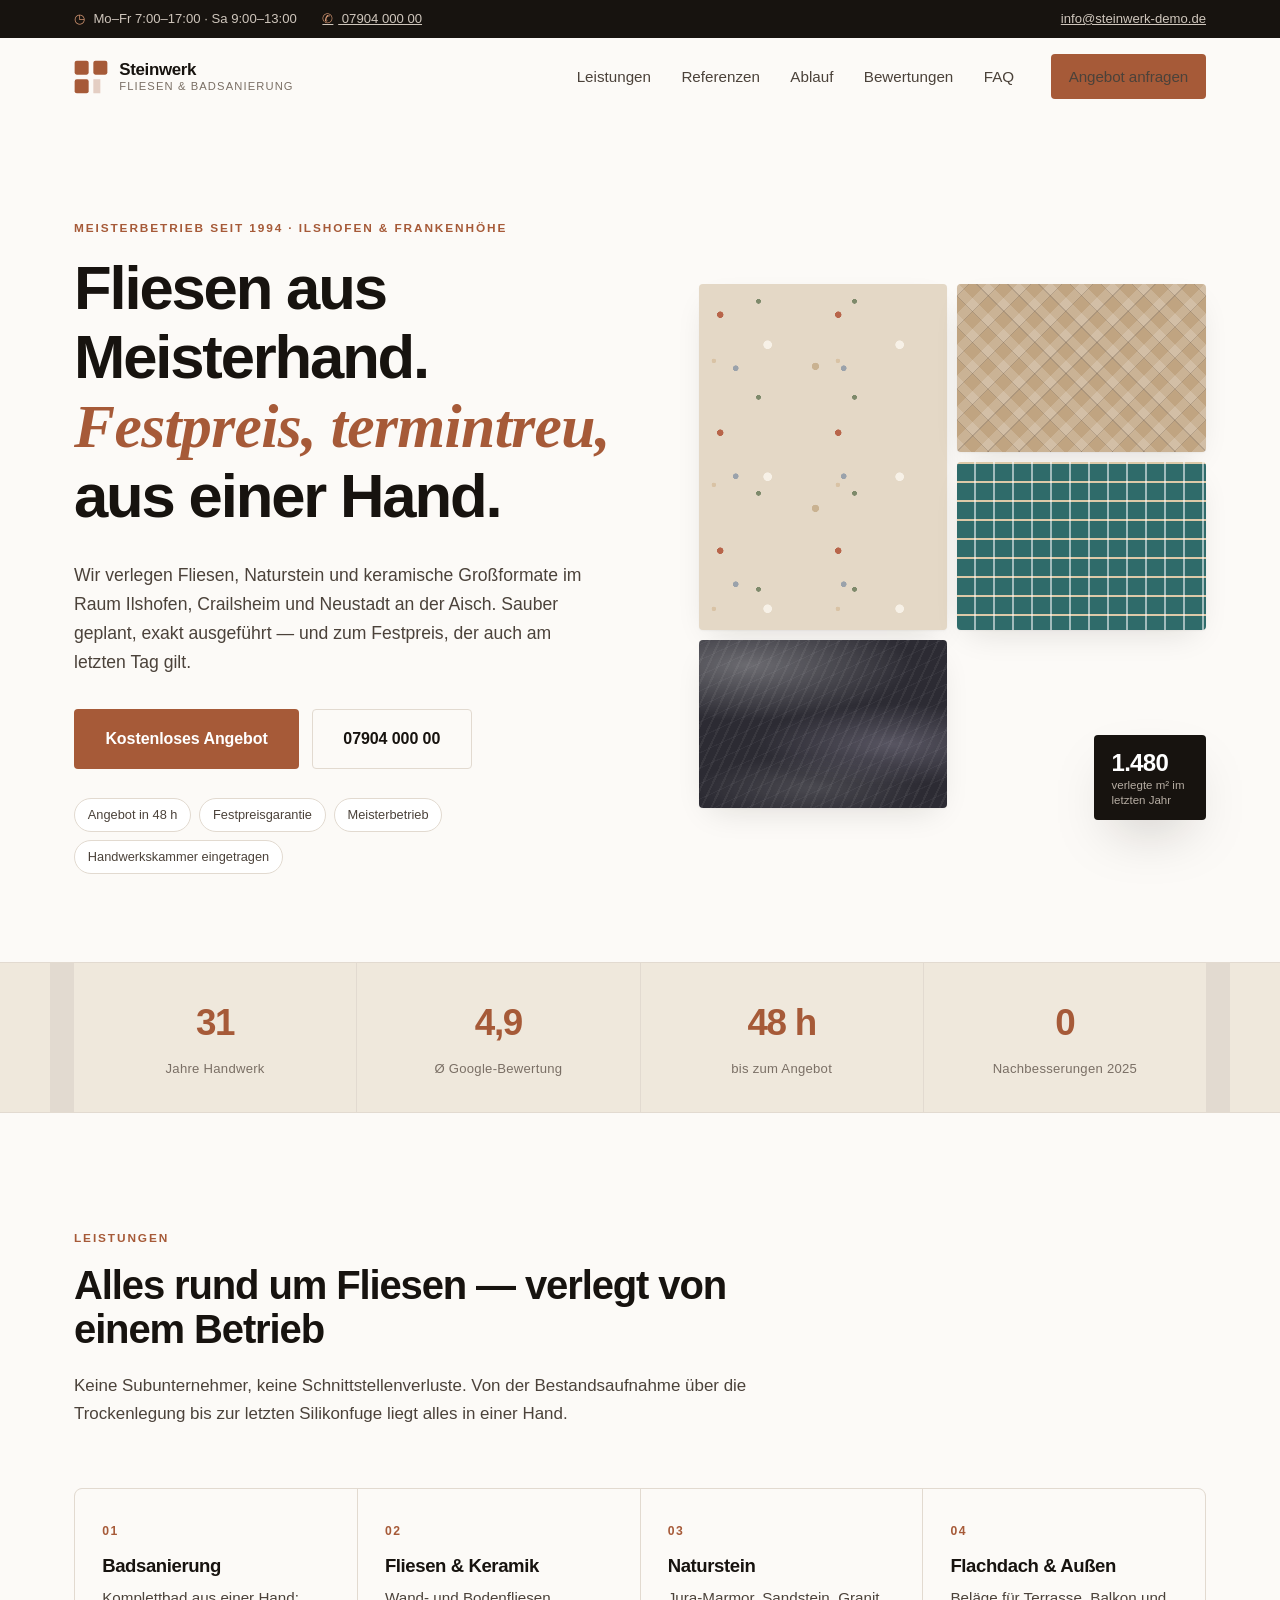
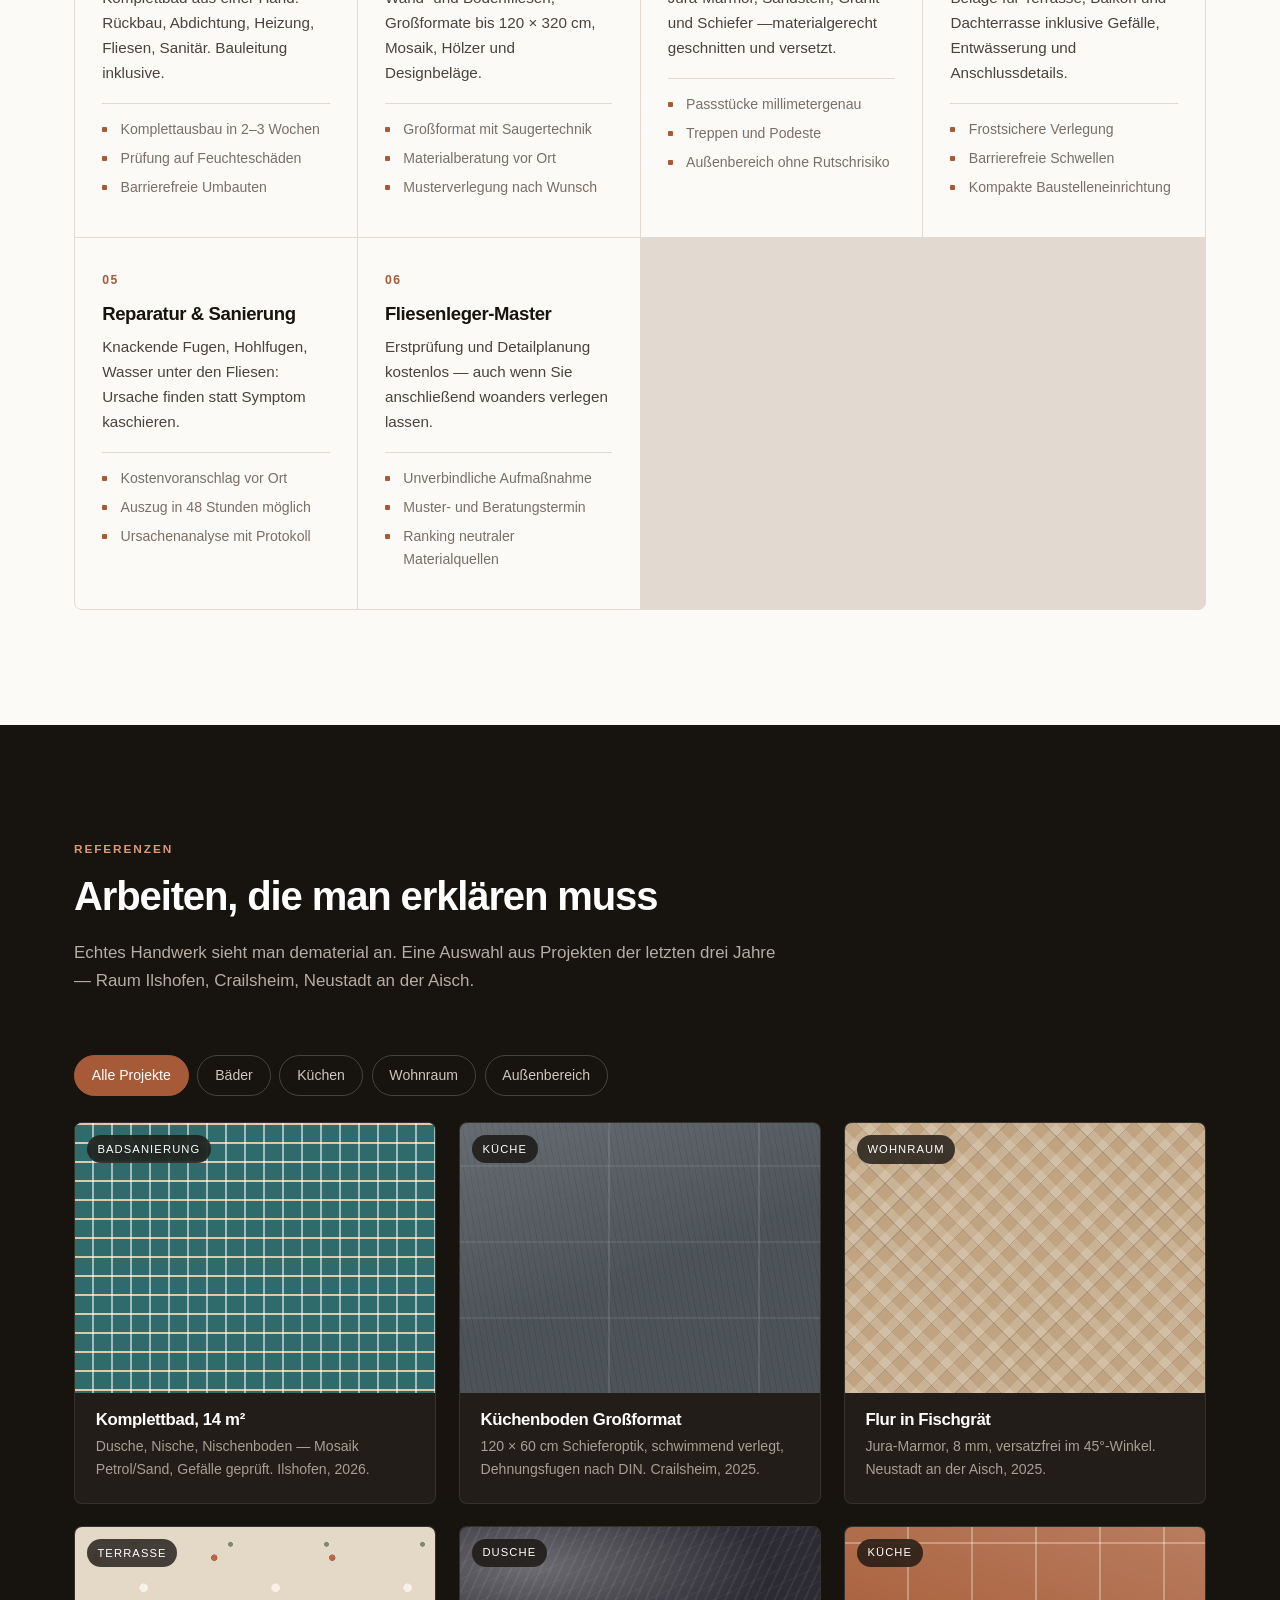
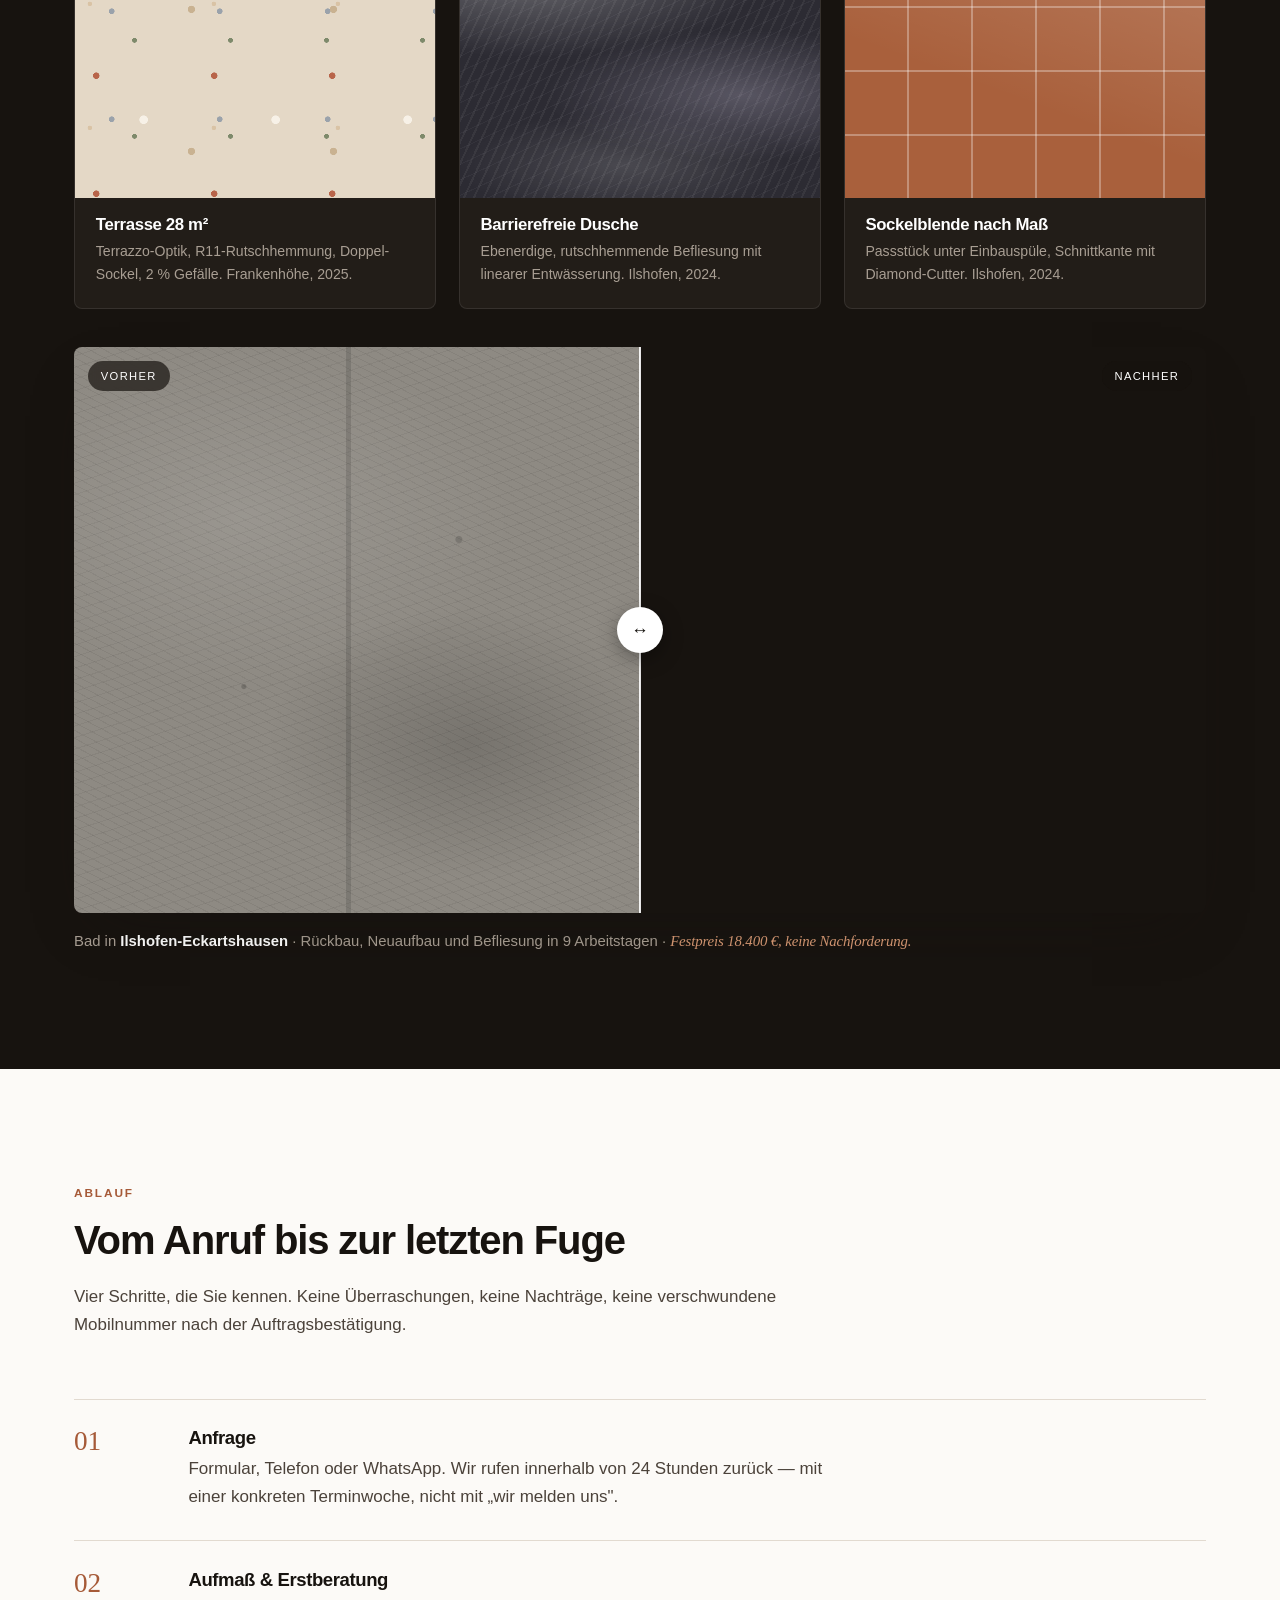
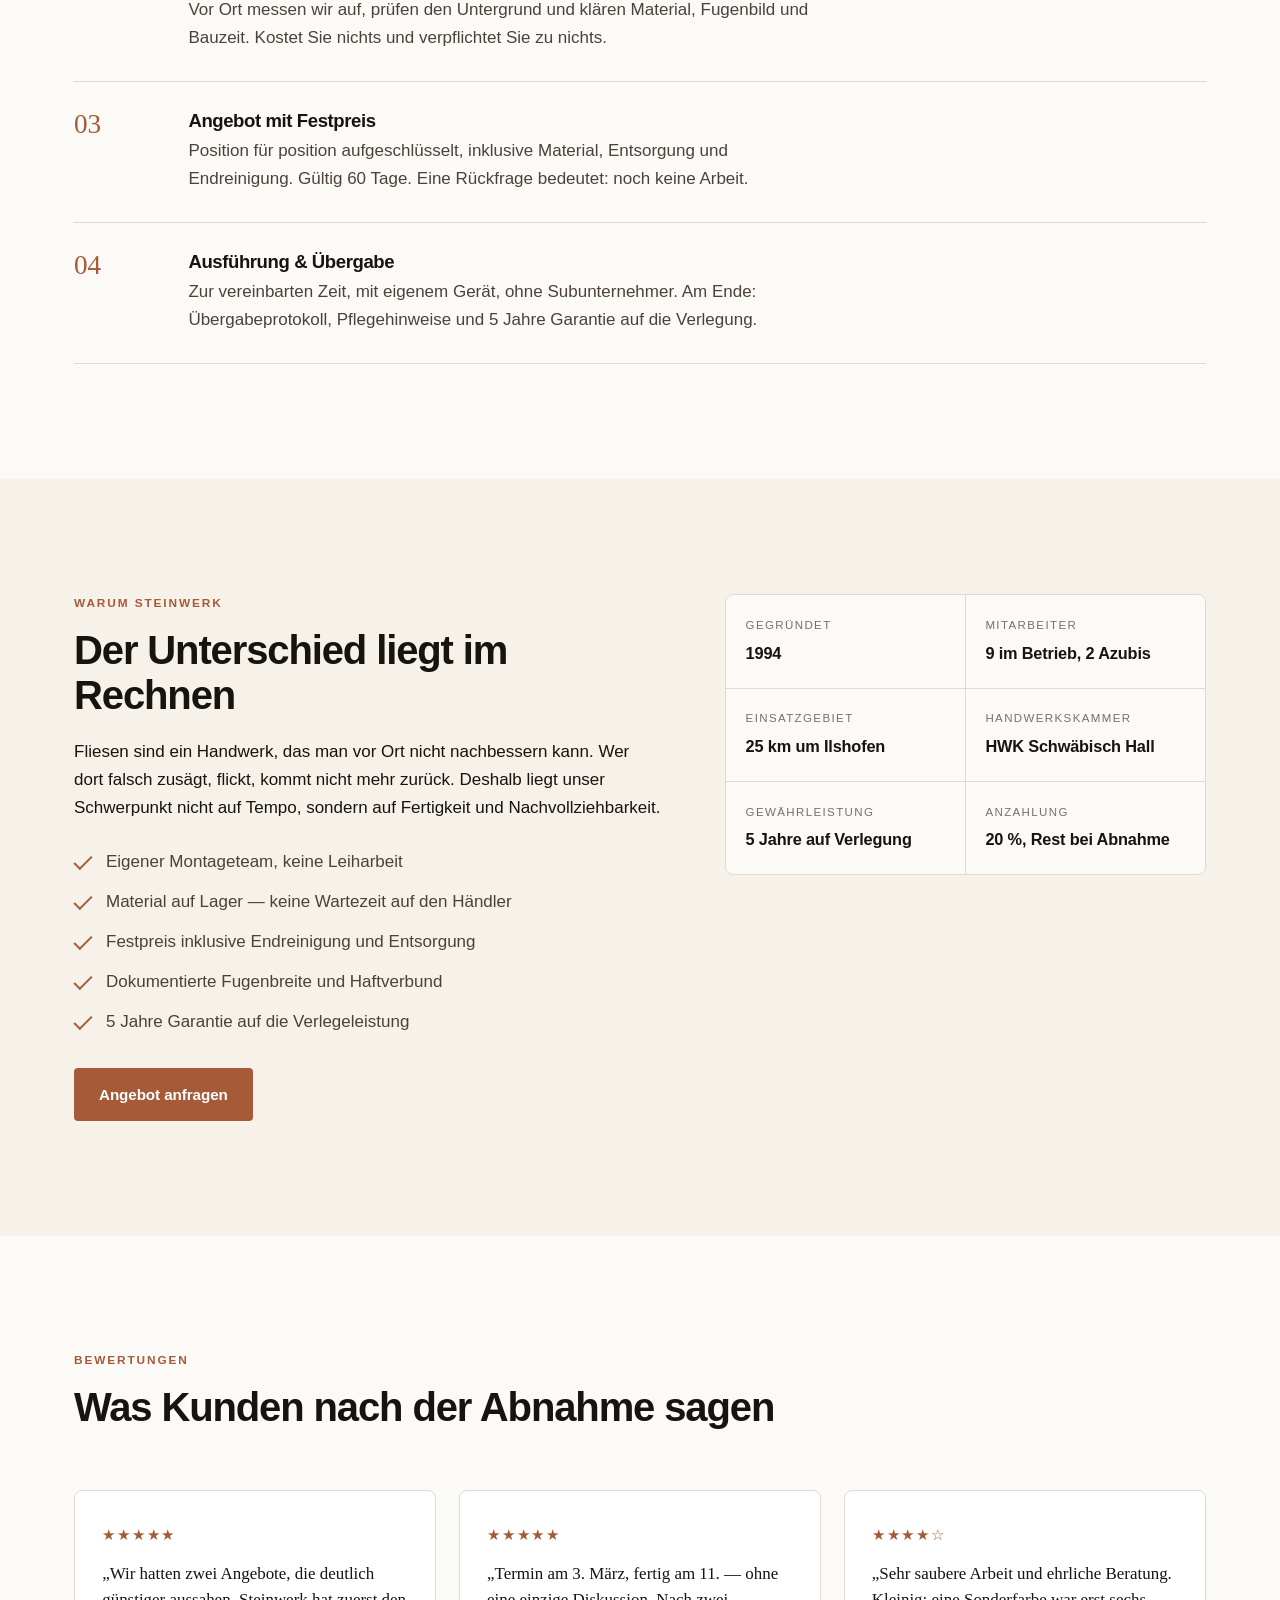
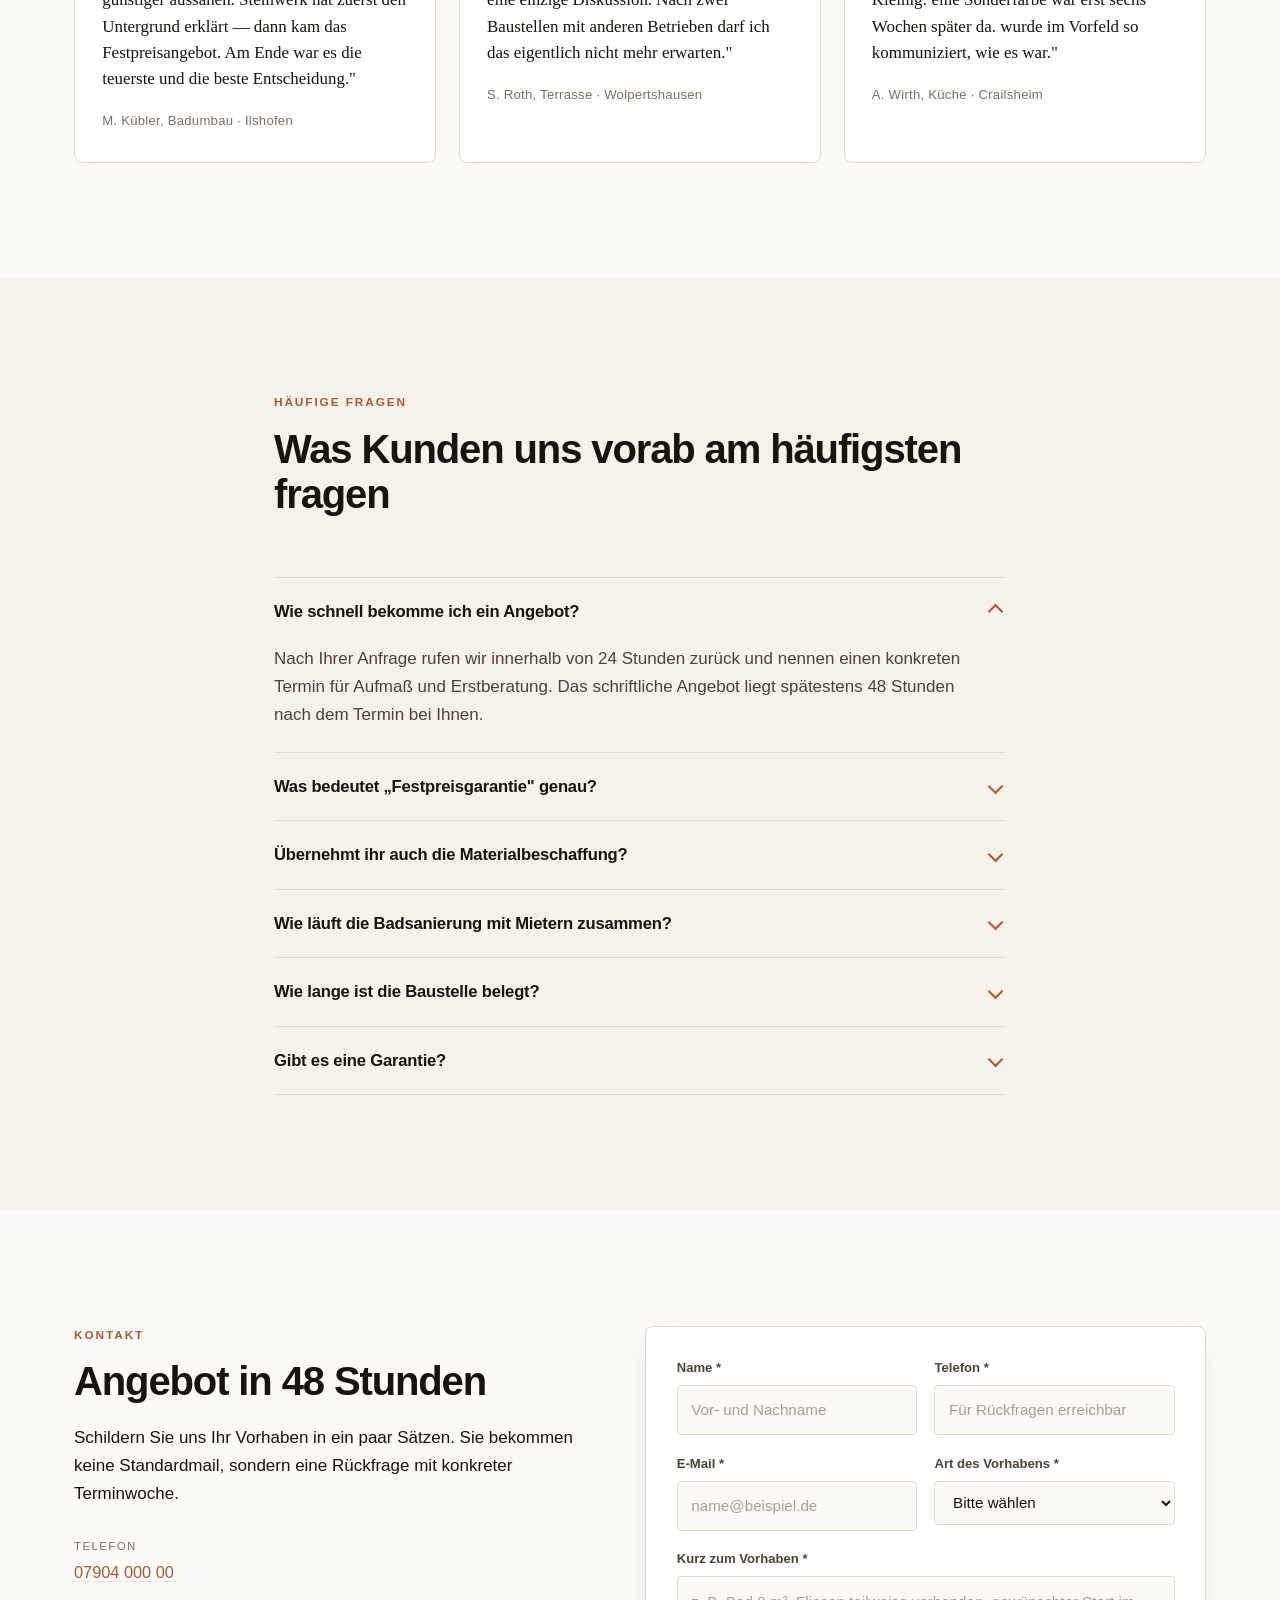
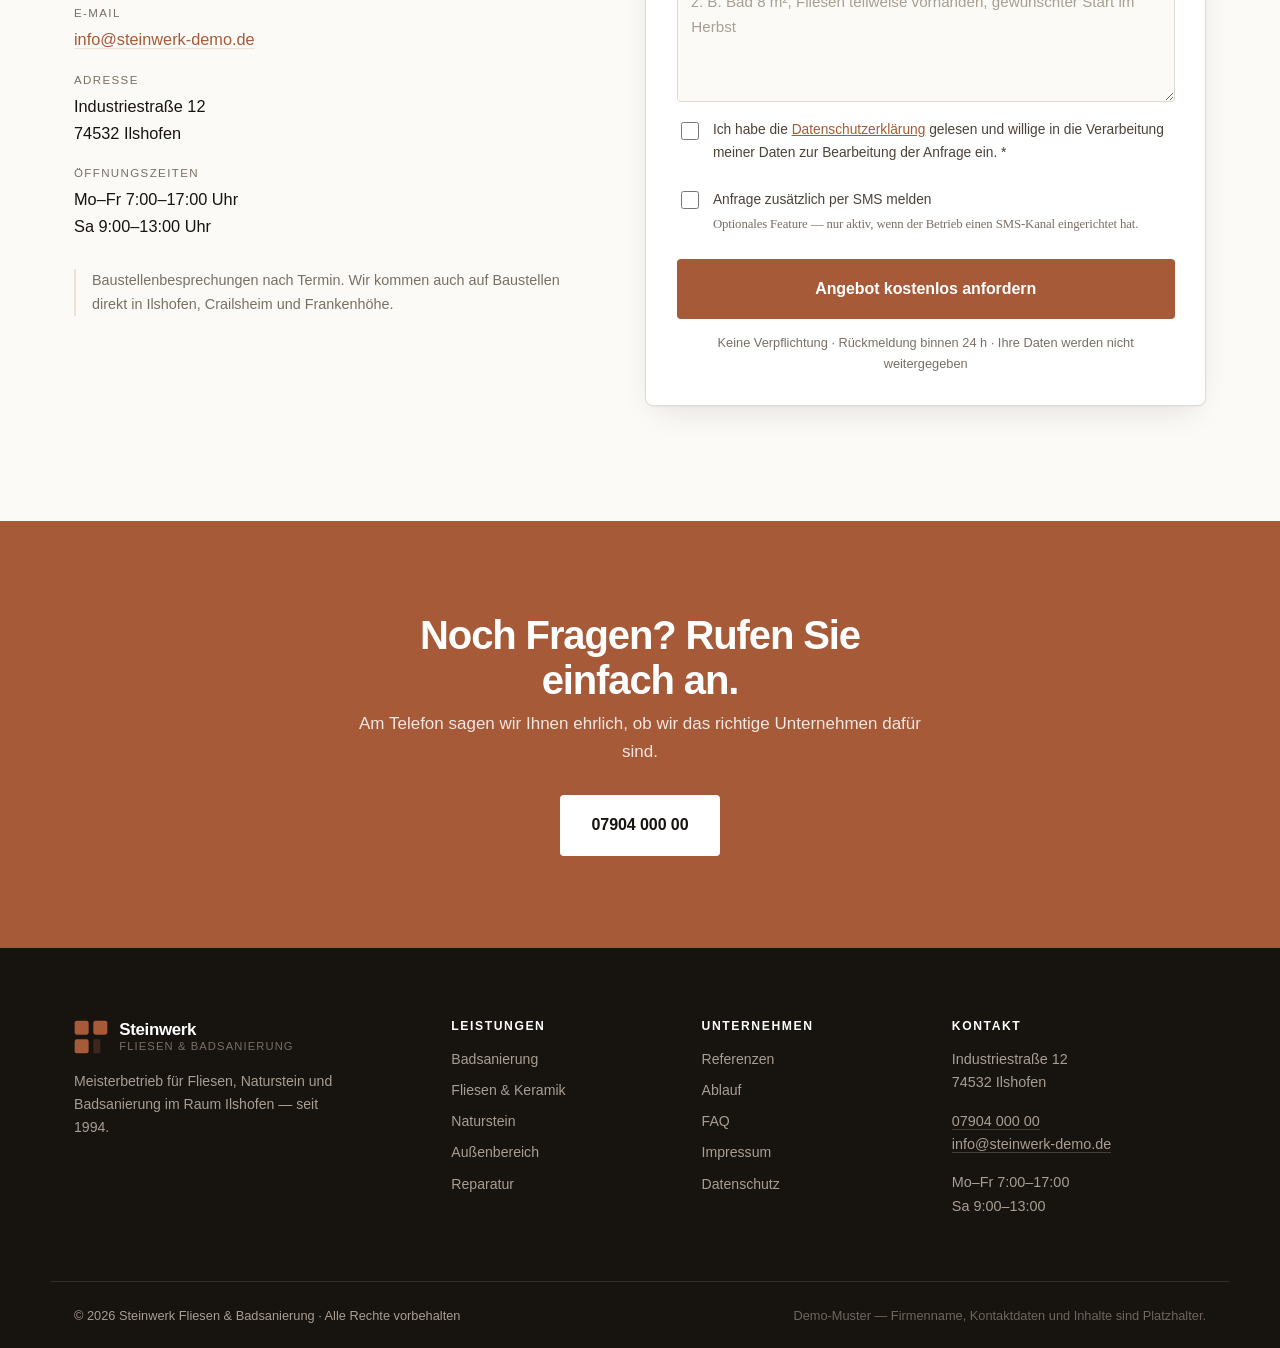
<file: index.html>
<!DOCTYPE html>
<html lang="de">
<head>
<meta charset="utf-8">
<meta name="viewport" content="width=device-width, initial-scale=1">
<title>Steinwerk Fliesen &amp; Badsanierung — Meisterbetrieb in Ilshofen</title>
<meta name="description" content="Meisterbetrieb für Fliesen-, Naturstein- und Badsanierung in Ilshofen und Frankenhöhe. Festpreisgarantie, termintreu, aus einer Hand. Kostenloses Angebot in 48 Stunden.">
<meta name="theme-color" content="#17130f">
<meta property="og:title" content="Steinwerk Fliesen &amp; Badsanierung — Meisterbetrieb Ilshofen">
<meta property="og:description" content="Fliesen aus Meisterhand. Festpreisgarantie und termintreue Ausführung.">
<meta property="og:type" content="website">
<link rel="icon" href="assets/favicon.svg" type="image/svg+xml">
<link rel="stylesheet" href="css/styles.css">
</head>
<body>

<a class="skip-link" href="#main">Zum Inhalt springen</a>

<div class="topbar">
  <div class="wrap topbar__inner">
    <p class="topbar__item"><span class="ico" aria-hidden="true">◷</span> Mo–Fr 7:00–17:00 &middot; Sa 9:00–13:00</p>
    <a class="topbar__item" href="tel:+497904000000"><span class="ico" aria-hidden="true">✆</span> 07904 000 00</a>
    <a class="topbar__item topbar__item--hide" href="mailto:info@steinwerk-demo.de">info@steinwerk-demo.de</a>
  </div>
</div>

<header class="header" id="header">
  <div class="wrap header__inner">
    <a class="brand" href="#top" aria-label="Steinwerk Fliesen und Badsanierung, zur Startseite">
      <svg class="brand__mark" viewBox="0 0 40 40" aria-hidden="true">
        <rect x="0.75" y="0.75" width="16.5" height="16.5" rx="2.5"/>
        <rect x="22.75" y="0.75" width="16.5" height="16.5" rx="2.5"/>
        <rect x="0.75" y="22.75" width="16.5" height="16.5" rx="2.5"/>
        <path d="M31 22.75H22.75V31H31V39H22.75V31H31z" opacity=".28"/>
      </svg>
      <span class="brand__text">
        <strong>Steinwerk</strong>
        <small>Fliesen &amp; Badsanierung</small>
      </span>
    </a>

    <nav class="nav" id="nav" aria-label="Hauptnavigation">
      <a href="#leistungen">Leistungen</a>
      <a href="#referenzen">Referenzen</a>
      <a href="#ablauf">Ablauf</a>
      <a href="#bewertungen">Bewertungen</a>
      <a href="#faq">FAQ</a>
      <a href="#kontakt" class="btn btn--sm btn--primary nav__cta">Angebot anfragen</a>
    </nav>

    <button class="burger" id="burger" aria-label="Menü öffnen" aria-expanded="false" aria-controls="nav">
      <span></span><span></span><span></span>
    </button>
  </div>
</header>

<main id="main">

  <!-- ===================== HERO ===================== -->
  <section class="hero" id="top">
    <div class="wrap hero__inner">
      <div class="hero__copy">
        <p class="eyebrow reveal">Meisterbetrieb seit 1994 &middot; Ilshofen &amp; Frankenhöhe</p>
        <h1 class="reveal" data-delay="1">
          Fliesen aus Meisterhand.<br>
          <em>Festpreis, termintreu,</em><br>
          aus einer Hand.
        </h1>
        <p class="lead reveal" data-delay="2">
          Wir verlegen Fliesen, Naturstein und keramische Großformate im Raum Ilshofen,
          Crailsheim und Neustadt an der Aisch. Sauber geplant, exakt ausgeführt —
          und zum Festpreis, der auch am letzten Tag gilt.
        </p>
        <div class="hero__actions reveal" data-delay="3">
          <a class="btn btn--primary btn--lg" href="#kontakt">Kostenloses Angebot</a>
          <a class="btn btn--ghost btn--lg" href="tel:+497904000000">07904 000 00</a>
        </div>
        <ul class="hero__chips reveal" data-delay="4">
          <li>Angebot in 48 h</li>
          <li>Festpreisgarantie</li>
          <li>Meisterbetrieb</li>
          <li>Handwerkskammer eingetragen</li>
        </ul>
      </div>

      <div class="hero__visual reveal" data-delay="2">
        <div class="collage">
          <figure class="collage__tile swatch-terrazzo" role="img"
                  aria-label="Terrazzo-Fliese im Großformat, beige"></figure>
          <figure class="collage__tile swatch-herringbone" role="img"
                  aria-label="Fischgrätparkett aus Naturstein"></figure>
          <figure class="collage__tile swatch-mosaic" role="img"
                  aria-label="Mosaik-Dusche in Petrol und Sand"></figure>
          <figure class="collage__tile swatch-marble" role="img"
                  aria-label="Marmor-Optik im Badezimmer"></figure>
          <div class="collage__badge">
            <strong>1.480</strong>
            <span>verlegte m² im letzten Jahr</span>
          </div>
        </div>
      </div>
    </div>
  </section>

  <!-- ===================== KENNZAHLEN ===================== -->
  <section class="stats" aria-label="Zahlen und Fakten">
    <div class="wrap stats__inner">
      <div class="stat reveal"><strong>31</strong><span>Jahre Handwerk</span></div>
      <div class="stat reveal" data-delay="1"><strong>4,9</strong><span>Ø Google-Bewertung</span></div>
      <div class="stat reveal" data-delay="2"><strong>48 h</strong><span>bis zum Angebot</span></div>
      <div class="stat reveal" data-delay="3"><strong>0</strong><span>Nachbesserungen 2025</span></div>
    </div>
  </section>

  <!-- ===================== LEISTUNGEN ===================== -->
  <section class="section" id="leistungen">
    <div class="wrap">
      <header class="section__head reveal">
        <p class="eyebrow">Leistungen</p>
        <h2>Alles rund um Fliesen — verlegt von einem Betrieb</h2>
        <p class="section__intro">
          Keine Subunternehmer, keine Schnittstellenverluste. Von der Bestandsaufnahme
          über die Trockenlegung bis zur letzten Silikonfuge liegt alles in einer Hand.
        </p>
      </header>

      <div class="cards">
        <article class="card reveal">
          <span class="card__num">01</span>
          <h3>Badsanierung</h3>
          <p>Komplettbad aus einer Hand: Rückbau, Abdichtung, Heizung, Fliesen, Sanitär. Bauleitung inklusive.</p>
          <ul class="card__list">
            <li>Komplettausbau in 2–3 Wochen</li>
            <li>Prüfung auf Feuchteschäden</li>
            <li>Barrierefreie Umbauten</li>
          </ul>
        </article>

        <article class="card reveal" data-delay="1">
          <span class="card__num">02</span>
          <h3>Fliesen &amp; Keramik</h3>
          <p>Wand- und Bodenfliesen, Großformate bis 120 × 320 cm, Mosaik, Hölzer und Designbeläge.</p>
          <ul class="card__list">
            <li>Großformat mit Saugertechnik</li>
            <li>Materialberatung vor Ort</li>
            <li>Musterverlegung nach Wunsch</li>
          </ul>
        </article>

        <article class="card reveal" data-delay="2">
          <span class="card__num">03</span>
          <h3>Naturstein</h3>
          <p>Jura-Marmor, Sandstein, Granit und Schiefer —materialgerecht geschnitten und versetzt.</p>
          <ul class="card__list">
            <li>Passstücke millimetergenau</li>
            <li>Treppen und Podeste</li>
            <li>Außenbereich ohne Rutschrisiko</li>
          </ul>
        </article>

        <article class="card reveal">
          <span class="card__num">04</span>
          <h3>Flachdach &amp; Außen</h3>
          <p>Beläge für Terrasse, Balkon und Dachterrasse inklusive Gefälle, Entwässerung und Anschlussdetails.</p>
          <ul class="card__list">
            <li>Frostsichere Verlegung</li>
            <li>Barrierefreie Schwellen</li>
            <li>Kompakte Baustelleneinrichtung</li>
          </ul>
        </article>

        <article class="card reveal" data-delay="1">
          <span class="card__num">05</span>
          <h3>Reparatur &amp; Sanierung</h3>
          <p>Knackende Fugen, Hohlfugen, Wasser unter den Fliesen: Ursache finden statt Symptom kaschieren.</p>
          <ul class="card__list">
            <li>Kostenvoranschlag vor Ort</li>
            <li>Auszug in 48 Stunden möglich</li>
            <li>Ursachenanalyse mit Protokoll</li>
          </ul>
        </article>

        <article class="card reveal" data-delay="2">
          <span class="card__num">06</span>
          <h3>Fliesenleger-Master</h3>
          <p>Erstprüfung und Detailplanung kostenlos — auch wenn Sie anschließend woanders verlegen lassen.</p>
          <ul class="card__list">
            <li>Unverbindliche Aufmaßnahme</li>
            <li>Muster- und Beratungstermin</li>
            <li>Ranking neutraler Materialquellen</li>
          </ul>
        </article>
      </div>
    </div>
  </section>

  <!-- ===================== REFERENZEN ===================== -->
  <section class="section section--dark" id="referenzen">
    <div class="wrap">
      <header class="section__head reveal">
        <p class="eyebrow">Referenzen</p>
        <h2>Arbeiten, die man erklären muss</h2>
        <p class="section__intro">
          Echtes Handwerk sieht man dematerial an. Eine Auswahl aus Projekten der
          letzten drei Jahre — Raum Ilshofen, Crailsheim, Neustadt an der Aisch.
        </p>
      </header>

      <div class="filters reveal" role="group" aria-label="Referenzen filtern">
        <button class="chip is-active" data-filter="alle">Alle Projekte</button>
        <button class="chip" data-filter="bad">Bäder</button>
        <button class="chip" data-filter="kueche">Küchen</button>
        <button class="chip" data-filter="wohnraum">Wohnraum</button>
        <button class="chip" data-filter="aussen">Außenbereich</button>
      </div>

      <div class="gallery" id="gallery">
        <figure class="project reveal" data-cat="bad">
          <div class="project__img swatch-mosaic"><span class="project__tag">Badsanierung</span></div>
          <figcaption>
            <h3>Komplettbad, 14 m²</h3>
            <p>Dusche, Nische, Nischenboden — Mosaik Petrol/Sand, Gefälle geprüft. Ilshofen, 2026.</p>
          </figcaption>
        </figure>

        <figure class="project reveal" data-delay="1" data-cat="kueche">
          <div class="project__img swatch-slate"><span class="project__tag">Küche</span></div>
          <figcaption>
            <h3>Küchenboden Großformat</h3>
            <p>120 × 60 cm Schieferoptik, schwimmend verlegt, Dehnungsfugen nach DIN. Crailsheim, 2025.</p>
          </figcaption>
        </figure>

        <figure class="project reveal" data-delay="2" data-cat="wohnraum">
          <div class="project__img swatch-herringbone"><span class="project__tag">Wohnraum</span></div>
          <figcaption>
            <h3>Flur in Fischgrät</h3>
            <p>Jura-Marmor, 8 mm, versatzfrei im 45°-Winkel. Neustadt an der Aisch, 2025.</p>
          </figcaption>
        </figure>

        <figure class="project reveal" data-cat="aussen">
          <div class="project__img swatch-terrazzo"><span class="project__tag">Terrasse</span></div>
          <figcaption>
            <h3>Terrasse 28 m²</h3>
            <p>Terrazzo-Optik, R11-Rutschhemmung, Doppel-Sockel, 2 % Gefälle. Frankenhöhe, 2025.</p>
          </figcaption>
        </figure>

        <figure class="project reveal" data-delay="1" data-cat="bad">
          <div class="project__img swatch-marble"><span class="project__tag">Dusche</span></div>
          <figcaption>
            <h3>Barrierefreie Dusche</h3>
            <p>Ebenerdige, rutschhemmende Befliesung mit linearer Entwässerung. Ilshofen, 2024.</p>
          </figcaption>
        </figure>

        <figure class="project reveal" data-delay="2" data-cat="kueche">
          <div class="project__img swatch-clay"><span class="project__tag">Küche</span></div>
          <figcaption>
            <h3>Sockelblende nach Maß</h3>
            <p>Passstück unter Einbauspüle, Schnittkante mit Diamond-Cutter. Ilshofen, 2024.</p>
          </figcaption>
        </figure>
      </div>

      <!-- Vorher / Nachher -->
      <div class="ba reveal" id="ba">
        <div class="ba__frame" id="baFrame">
          <div class="ba__after swatch-marble"></div>
          <div class="ba__before raw" id="baBefore">
            <span class="ba__badge ba__badge--raw">Vorher</span>
          </div>
          <div class="ba__divider" id="baDivider">
            <span class="ba__handle" aria-hidden="true">↔</span>
          </div>
          <span class="ba__badge ba__badge--done">Nachher</span>
        </div>
        <p class="ba__caption">
          Bad in <strong>Ilshofen-Eckartshausen</strong> · Rückbau, Neuaufbau und Befliesung in
          9 Arbeitstagen · <em>Festpreis 18.400 €, keine Nachforderung.</em>
        </p>
      </div>
    </div>
  </section>

  <!-- ===================== ABLAUF ===================== -->
  <section class="section" id="ablauf">
    <div class="wrap">
      <header class="section__head reveal">
        <p class="eyebrow">Ablauf</p>
        <h2>Vom Anruf bis zur letzten Fuge</h2>
        <p class="section__intro">
          Vier Schritte, die Sie kennen. Keine Überraschungen, keine Nachträge,
          keine verschwundene Mobilnummer nach der Auftragsbestätigung.
        </p>
      </header>

      <ol class="steps">
        <li class="step reveal">
          <span class="step__num">01</span>
          <div>
            <h3>Anfrage</h3>
            <p>Formular, Telefon oder WhatsApp. Wir rufen innerhalb von 24 Stunden zurück — mit einer konkreten Terminwoche, nicht mit „wir melden uns".</p>
          </div>
        </li>
        <li class="step reveal" data-delay="1">
          <span class="step__num">02</span>
          <div>
            <h3>Aufmaß &amp; Erstberatung</h3>
            <p>Vor Ort messen wir auf, prüfen den Untergrund und klären Material, Fugenbild und Bauzeit. Kostet Sie nichts und verpflichtet Sie zu nichts.</p>
          </div>
        </li>
        <li class="step reveal" data-delay="2">
          <span class="step__num">03</span>
          <div>
            <h3>Angebot mit Festpreis</h3>
            <p>Position für position aufgeschlüsselt, inklusive Material, Entsorgung und Endreinigung. Gültig 60 Tage. Eine Rückfrage bedeutet: noch keine Arbeit.</p>
          </div>
        </li>
        <li class="step reveal" data-delay="3">
          <span class="step__num">04</span>
          <div>
            <h3>Ausführung &amp; Übergabe</h3>
            <p>Zur vereinbarten Zeit, mit eigenem Gerät, ohne Subunternehmer. Am Ende: Übergabeprotokoll, Pflegehinweise und 5 Jahre Garantie auf die Verlegung.</p>
          </div>
        </li>
      </ol>
    </div>
  </section>

  <!-- ===================== USP ===================== -->
  <section class="section section--sand">
    <div class="wrap usp">
      <div class="usp__copy reveal">
        <p class="eyebrow">Warum Steinwerk</p>
        <h2>Der Unterschied liegt im Rechnen</h2>
        <p>
          Fliesen sind ein Handwerk, das man vor Ort nicht nachbessern kann. Wer
          dort falsch zusägt, flickt, kommt nicht mehr zurück. Deshalb liegt unser
          Schwerpunkt nicht auf Tempo, sondern auf Fertigkeit und Nachvollziehbarkeit.
        </p>
        <ul class="ticks">
          <li>Eigener Montageteam, keine Leiharbeit</li>
          <li>Material auf Lager — keine Wartezeit auf den Händler</li>
          <li>Festpreis inklusive Endreinigung und Entsorgung</li>
          <li>Dokumentierte Fugenbreite und Haftverbund</li>
          <li>5 Jahre Garantie auf die Verlegeleistung</li>
        </ul>
        <a class="btn btn--primary" href="#kontakt">Angebot anfragen</a>
      </div>

      <div class="usp__facts reveal" data-delay="1">
        <div class="fact"><dt>Gegründet</dt><dd>1994</dd></div>
        <div class="fact"><dt>Mitarbeiter</dt><dd>9 im Betrieb, 2 Azubis</dd></div>
        <div class="fact"><dt>Einsatzgebiet</dt><dd>25 km um Ilshofen</dd></div>
        <div class="fact"><dt>Handwerkskammer</dt><dd>HWK Schwäbisch Hall</dd></div>
        <div class="fact"><dt>Gewährleistung</dt><dd>5 Jahre auf Verlegung</dd></div>
        <div class="fact"><dt>Anzahlung</dt><dd>20 %, Rest bei Abnahme</dd></div>
      </div>
    </div>
  </section>

  <!-- ===================== BEWERTUNGEN ===================== -->
  <section class="section" id="bewertungen">
    <div class="wrap">
      <header class="section__head reveal">
        <p class="eyebrow">Bewertungen</p>
        <h2>Was Kunden nach der Abnahme sagen</h2>
      </header>

      <div class="quotes">
        <figure class="quote reveal">
          <div class="quote__stars" aria-label="5 von 5 Sternen">★★★★★</div>
          <blockquote>
            „Wir hatten zwei Angebote, die deutlich günstiger aussahen. Steinwerk hat
            zuerst den Untergrund erklärt — dann kam das Festpreisangebot. Am Ende
            war es die teuerste und die beste Entscheidung."
          </blockquote>
          <figcaption>M. Kübler, Badumbau · Ilshofen</figcaption>
        </figure>

        <figure class="quote reveal" data-delay="1">
          <div class="quote__stars" aria-label="5 von 5 Sternen">★★★★★</div>
          <blockquote>
            „Termin am 3. März, fertig am 11. — ohne eine einzige Diskussion. Nach
            zwei Baustellen mit anderen Betrieben darf ich das eigentlich nicht mehr
            erwarten."
          </blockquote>
          <figcaption>S. Roth, Terrasse · Wolpertshausen</figcaption>
        </figure>

        <figure class="quote reveal" data-delay="2">
          <div class="quote__stars" aria-label="4 von 5 Sternen">★★★★☆</div>
          <blockquote>
            „Sehr saubere Arbeit und ehrliche Beratung. Kleinig: eine Sonderfarbe war
            erst sechs Wochen später da. wurde im Vorfeld so kommuniziert, wie es war."
          </blockquote>
          <figcaption>A. Wirth, Küche · Crailsheim</figcaption>
        </figure>
      </div>
    </div>
  </section>

  <!-- ===================== FAQ ===================== -->
  <section class="section section--sand" id="faq">
    <div class="wrap wrap--narrow">
      <header class="section__head reveal">
        <p class="eyebrow">Häufige Fragen</p>
        <h2>Was Kunden uns vorab am häufigsten fragen</h2>
      </header>

      <div class="accordion reveal">
        <details class="acc" open>
          <summary>Wie schnell bekomme ich ein Angebot?</summary>
          <div class="acc__body">
            Nach Ihrer Anfrage rufen wir innerhalb von 24 Stunden zurück und nennen
            einen konkreten Termin für Aufmaß und Erstberatung. Das schriftliche
            Angebot liegt spätestens 48 Stunden nach dem Termin bei Ihnen.
          </div>
        </details>

        <details class="acc">
          <summary>Was bedeutet „Festpreisgarantie" genau?</summary>
          <div class="acc__body">
            Der im Angebot genannte Preis ist die Obergrenze. Material, Arbeit,
            Entsorgung und Endreinigung sind enthalten. Auch wenn wir beim Aufmaß
            eine Überraschung im Untergrund vorfinden, wird der Preis nicht erhöht —
            wir klären die Situation vorher und legen Ihnen eine Alternative vor.
          </div>
        </details>

        <details class="acc">
          <summary>Übernehmt ihr auch die Materialbeschaffung?</summary>
          <div class="acc__body">
            Ja, wir sind mit mehreren Händlern im Landkreis verbunden und können auf
            Bestellung jedes verbreitete Format kurzfristig besorgen. Sie dürfen aber
            auch selbst kaufen — wir übernehmen die Verlegung ohne Problemschuld.
          </div>
        </details>

        <details class="acc">
          <summary>Wie läuft die Badsanierung mit Mietern zusammen?</summary>
          <div class="acc__body">
            Wir arbeiten mit Ihrer Hausverwaltung zusammen und stellen die
            erforderlichen Nachweise. Sanitär- und Elektroarbeiten werden
            koordiniert, sodass Sie nur einen Ansprechpartner haben.
          </div>
        </details>

        <details class="acc">
          <summary>Wie lange ist die Baustelle belegt?</summary>
          <div class="acc__body">
            Ein Standardbad mit Rückbau liegt bei 10 bis 15 Arbeitstagen. Reine
            Neuverlegung ohne Umbau ist in der Regel innerhalb einer Woche fertig.
            Den verbindlichen Rahmen nennen wir im Angebot.
          </div>
        </details>

        <details class="acc">
          <summary>Gibt es eine Garantie?</summary>
          <div class="acc__body">
            Auf die Verlegeleistung gewähren wir 5 Jahre. Auf Material gilt die
            Herstellergarantie, die wir für Sie weiterreichen. Bei einem Gewährleistungsfall
            melden Sie sich einfach telefonisch bei uns.
          </div>
        </details>
      </div>
    </div>
  </section>

  <!-- ===================== KONTAKT ===================== -->
  <section class="section" id="kontakt">
    <div class="wrap contact">
      <div class="contact__copy reveal">
        <p class="eyebrow">Kontakt</p>
        <h2>Angebot in 48 Stunden</h2>
        <p>
          Schildern Sie uns Ihr Vorhaben in ein paar Sätzen. Sie bekommen keine
          Standardmail, sondern eine Rückfrage mit konkreter Terminwoche.
        </p>

        <dl class="contact__list">
          <div>
            <dt>Telefon</dt>
            <dd><a href="tel:+497904000000">07904 000 00</a></dd>
          </div>
          <div>
            <dt>E-Mail</dt>
            <dd><a href="mailto:info@steinwerk-demo.de">info@steinwerk-demo.de</a></dd>
          </div>
          <div>
            <dt>Adresse</dt>
            <dd>Industriestraße 12<br>74532 Ilshofen</dd>
          </div>
          <div>
            <dt>Öffnungszeiten</dt>
            <dd>Mo–Fr 7:00–17:00 Uhr<br>Sa 9:00–13:00 Uhr</dd>
          </div>
        </dl>

        <p class="contact__note">
          Baustellenbesprechungen nach Termin. Wir kommen auch auf Baustellen
          direkt in Ilshofen, Crailsheim und Frankenhöhe.
        </p>
      </div>

      <form class="form reveal" id="kontaktForm" action="/api/anfrage" method="post" novalidate>

        <!-- Honeypot: für Menschen unsichtbar, fängt die meisten Bots ab -->
        <div class="hp" aria-hidden="true">
          <label>Ihr Firmenname<input type="text" name="firma" tabindex="-1" autocomplete="off"></label>
        </div>

        <div class="field">
          <label for="name">Name *</label>
          <input type="text" id="name" name="name" autocomplete="name" required
                 placeholder="Vor- und Nachname">
          <small class="field__error" data-error-for="name"></small>
        </div>

        <div class="field">
          <label for="tel">Telefon *</label>
          <input type="tel" id="tel" name="tel" autocomplete="tel" required
                 placeholder="Für Rückfragen erreichbar">
          <small class="field__error" data-error-for="tel"></small>
        </div>

        <div class="field">
          <label for="mail">E-Mail *</label>
          <input type="email" id="mail" name="mail" autocomplete="email" required
                 placeholder="name@beispiel.de">
          <small class="field__error" data-error-for="mail"></small>
        </div>

        <div class="field">
          <label for="vorhaben">Art des Vorhabens *</label>
          <select id="vorhaben" name="vorhaben" required>
            <option value="">Bitte wählen</option>
            <option>Badsanierung</option>
            <option>Neuverlegung Fliesen</option>
            <option>Großformat / Designbelag</option>
            <option>Naturstein / Treppe</option>
            <option>Terrasse / Außenbereich</option>
            <option>Reparatur / Schadensbehebung</option>
            <option>Anderes Vorhaben</option>
          </select>
          <small class="field__error" data-error-for="vorhaben"></small>
        </div>

        <div class="field field--full">
          <label for="nachricht">Kurz zum Vorhaben *</label>
          <textarea id="nachricht" name="nachricht" rows="4" required
                    placeholder="z. B. Bad 8 m², Fliesen teilweise vorhanden, gewünschter Start im Herbst"></textarea>
          <small class="field__error" data-error-for="nachricht"></small>
        </div>

        <div class="field field--full field--check">
          <label class="check">
            <input type="checkbox" id="dsgvo" name="dsgvo" required>
            <span>Ich habe die <a href="datenschutz.html">Datenschutzerklärung</a> gelesen und willige in die Verarbeitung meiner Daten zur Bearbeitung der Anfrage ein. *</span>
          </label>
          <small class="field__error" data-error-for="dsgvo"></small>
        </div>

        <div class="field field--full field--check">
          <label class="check check--opt">
            <input type="checkbox" id="sms" name="sms">
            <span>Anfrage zusätzlich per SMS melden
              <em style="display:block;font-style:normal;font-size:.8rem;color:var(--muted)">
                Optionales Feature — nur aktiv, wenn der Betrieb einen SMS-Kanal eingerichtet hat.
              </em>
            </span>
          </label>
        </div>

        <div class="field field--full">
          <button type="submit" class="btn btn--primary btn--lg btn--full">
            Angebot kostenlos anfordern
          </button>
          <p class="form__hint">
            Keine Verpflichtung · Rückmeldung binnen 24 h · Ihre Daten werden nicht weitergegeben
          </p>
        </div>

        <div class="form__success" id="formSuccess" role="status" aria-live="polite" hidden>
          <strong>Vielen Dank — Anfrage ist eingegangen.</strong>
          <p>Wir melden uns innerhalb von 24 Stunden mit einer konkreten Terminwoche bei Ihnen.</p>
        </div>
      </form>
    </div>
  </section>

  <!-- ===================== CTA ===================== -->
  <section class="cta">
    <div class="wrap cta__inner reveal">
      <h2>Noch Fragen? Rufen Sie einfach an.</h2>
      <p>Am Telefon sagen wir Ihnen ehrlich, ob wir das richtige Unternehmen dafür sind.</p>
      <a class="btn btn--light btn--lg" href="tel:+497904000000">07904 000 00</a>
    </div>
  </section>

</main>

<footer class="footer">
  <div class="wrap footer__inner">
    <div class="footer__brand">
      <a class="brand brand--footer" href="#top">
        <svg class="brand__mark" viewBox="0 0 40 40" aria-hidden="true">
          <rect x="0.75" y="0.75" width="16.5" height="16.5" rx="2.5"/>
          <rect x="22.75" y="0.75" width="16.5" height="16.5" rx="2.5"/>
          <rect x="0.75" y="22.75" width="16.5" height="16.5" rx="2.5"/>
          <path d="M31 22.75H22.75V31H31V39H22.75V31H31z" opacity=".28"/>
        </svg>
        <span class="brand__text">
          <strong>Steinwerk</strong>
          <small>Fliesen &amp; Badsanierung</small>
        </span>
      </a>
      <p class="footer__claim">Meisterbetrieb für Fliesen, Naturstein und Badsanierung im Raum Ilshofen — seit 1994.</p>
    </div>

    <nav class="footer__nav" aria-label="Footer-Navigation">
      <h4>Leistungen</h4>
      <a href="#leistungen">Badsanierung</a>
      <a href="#leistungen">Fliesen &amp; Keramik</a>
      <a href="#leistungen">Naturstein</a>
      <a href="#leistungen">Außenbereich</a>
      <a href="#leistungen">Reparatur</a>
    </nav>

    <nav class="footer__nav" aria-label="Rechtliches">
      <h4>Unternehmen</h4>
      <a href="#referenzen">Referenzen</a>
      <a href="#ablauf">Ablauf</a>
      <a href="#faq">FAQ</a>
      <a href="impressum.html">Impressum</a>
      <a href="datenschutz.html">Datenschutz</a>
    </nav>

    <div class="footer__contact">
      <h4>Kontakt</h4>
      <p>Industriestraße 12<br>74532 Ilshofen</p>
      <p><a href="tel:+497904000000">07904 000 00</a><br><a href="mailto:info@steinwerk-demo.de">info@steinwerk-demo.de</a></p>
      <p>Mo–Fr 7:00–17:00<br>Sa 9:00–13:00</p>
    </div>
  </div>

  <div class="wrap footer__bottom">
    <p>© 2026 Steinwerk Fliesen &amp; Badsanierung · Alle Rechte vorbehalten</p>
    <p class="footer__demo">Demo-Muster — Firmenname, Kontaktdaten und Inhalte sind Platzhalter.</p>
  </div>
</footer>

<script src="js/main.js"></script>
</body>
</html>
</file>
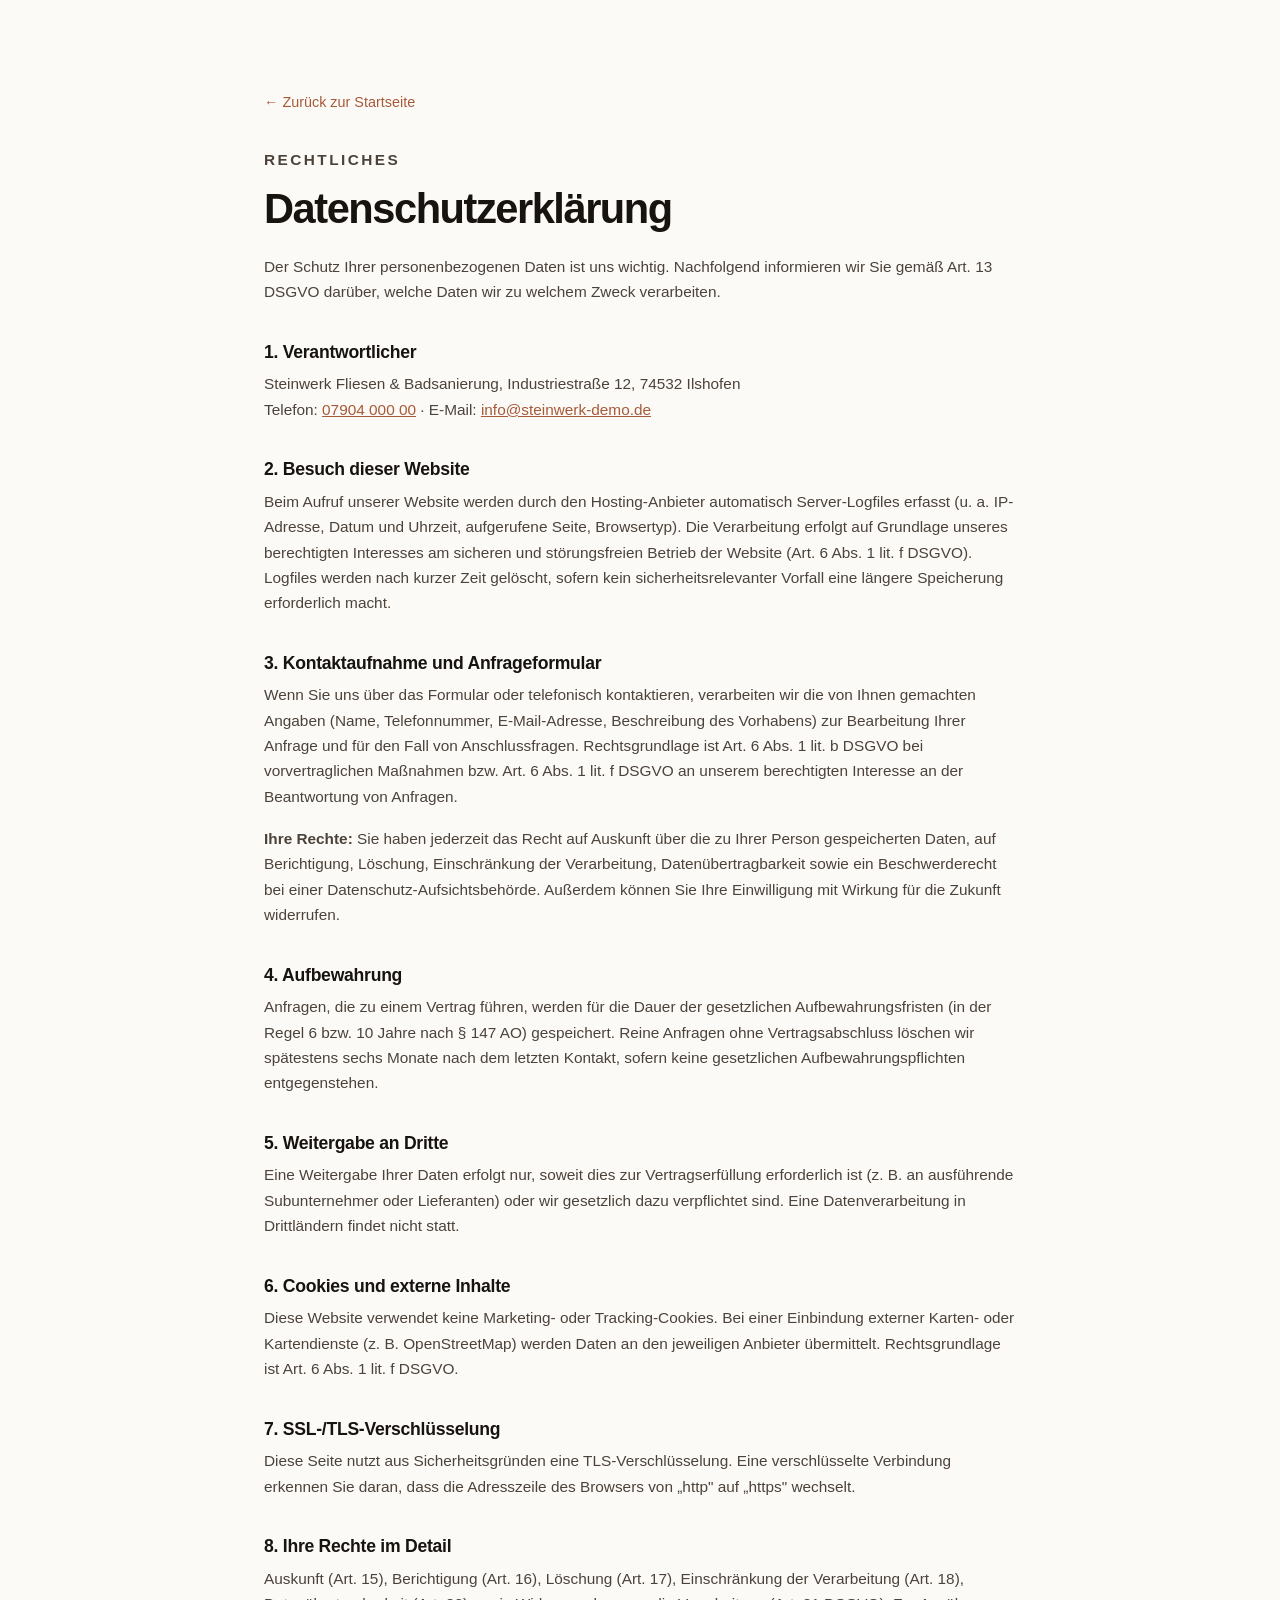
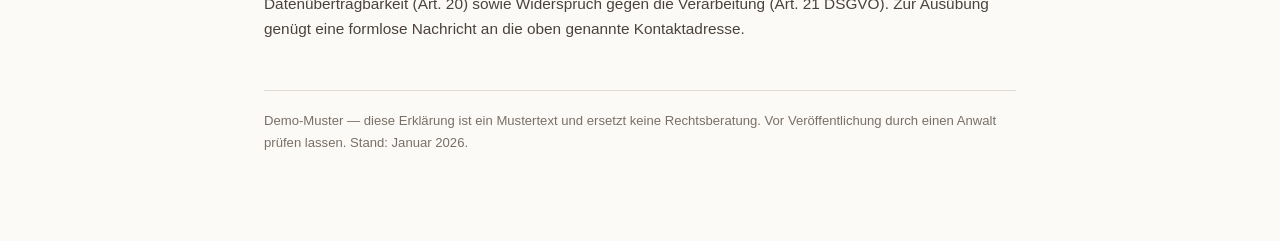
<file: datenschutz.html>
<!DOCTYPE html>
<html lang="de">
<head>
<meta charset="utf-8">
<meta name="viewport" content="width=device-width, initial-scale=1">
<title>Datenschutzerklärung — Steinwerk Fliesen &amp; Badsanierung</title>
<meta name="description" content="Informationen zur Verarbeitung personenbezogener Daten.">
<meta name="robots" content="noindex">
<link rel="icon" href="assets/favicon.svg" type="image/svg+xml">
<link rel="stylesheet" href="css/styles.css">
<style>
  .legal { padding-block: clamp(48px, 7vw, 88px); max-width: 800px; }
  .legal h1 { font-size: clamp(1.9rem, 4vw, 2.6rem); }
  .legal h2 { font-size: 1.1rem; margin-top: 2.4rem; letter-spacing: -.015em; }
  .legal p, .legal li { color: var(--ink-soft); font-size: .96rem; }
  .legal a { color: var(--clay); }
  .backlink { display: inline-block; margin-bottom: 2rem; text-decoration: none; color: var(--muted); font-size: .9rem; }
  .backlink:hover { color: var(--clay); }
</style>
</head>
<body>
<main class="wrap legal">
  <a class="backlink" href="index.html">&larr; Zurück zur Startseite</a>

  <p class="eyebrow">Rechtliches</p>
  <h1>Datenschutzerklärung</h1>

  <p>
    Der Schutz Ihrer personenbezogenen Daten ist uns wichtig. Nachfolgend informieren
    wir Sie gemäß Art. 13 DSGVO darüber, welche Daten wir zu welchem Zweck verarbeiten.
  </p>

  <h2>1. Verantwortlicher</h2>
  <p>
    Steinwerk Fliesen &amp; Badsanierung, Industriestraße 12, 74532 Ilshofen<br>
    Telefon: <a href="tel:+497904000000">07904 000 00</a> ·
    E-Mail: <a href="mailto:info@steinwerk-demo.de">info@steinwerk-demo.de</a>
  </p>

  <h2>2. Besuch dieser Website</h2>
  <p>
    Beim Aufruf unserer Website werden durch den Hosting-Anbieter automatisch
    Server-Logfiles erfasst (u. a. IP-Adresse, Datum und Uhrzeit, aufgerufene Seite,
    Browsertyp). Die Verarbeitung erfolgt auf Grundlage unseres berechtigten
    Interesses am sicheren und störungsfreien Betrieb der Website (Art. 6 Abs. 1 lit. f DSGVO).
    Logfiles werden nach kurzer Zeit gelöscht, sofern kein sicherheitsrelevanter Vorfall
    eine längere Speicherung erforderlich macht.
  </p>

  <h2>3. Kontaktaufnahme und Anfrageformular</h2>
  <p>
    Wenn Sie uns über das Formular oder telefonisch kontaktieren, verarbeiten wir die von
    Ihnen gemachten Angaben (Name, Telefonnummer, E-Mail-Adresse, Beschreibung des
    Vorhabens) zur Bearbeitung Ihrer Anfrage und für den Fall von Anschlussfragen.
    Rechtsgrundlage ist Art. 6 Abs. 1 lit. b DSGVO bei vorvertraglichen Maßnahmen bzw.
    Art. 6 Abs. 1 lit. f DSGVO an unserem berechtigten Interesse an der Beantwortung
    von Anfragen.
  </p>
  <p>
    <strong>Ihre Rechte:</strong> Sie haben jederzeit das Recht auf Auskunft über die zu
    Ihrer Person gespeicherten Daten, auf Berichtigung, Löschung, Einschränkung der
    Verarbeitung, Datenübertragbarkeit sowie ein Beschwerderecht bei einer
    Datenschutz-Aufsichtsbehörde. Außerdem können Sie Ihre Einwilligung mit Wirkung für
    die Zukunft widerrufen.
  </p>

  <h2>4. Aufbewahrung</h2>
  <p>
    Anfragen, die zu einem Vertrag führen, werden für die Dauer der gesetzlichen
    Aufbewahrungsfristen (in der Regel 6 bzw. 10 Jahre nach § 147 AO) gespeichert.
    Reine Anfragen ohne Vertragsabschluss löschen wir spätestens sechs Monate nach dem
    letzten Kontakt, sofern keine gesetzlichen Aufbewahrungspflichten entgegenstehen.
  </p>

  <h2>5. Weitergabe an Dritte</h2>
  <p>
    Eine Weitergabe Ihrer Daten erfolgt nur, soweit dies zur Vertragserfüllung erforderlich
    ist (z. B. an ausführende Subunternehmer oder Lieferanten) oder wir gesetzlich dazu
    verpflichtet sind. Eine Datenverarbeitung in Drittländern findet nicht statt.
  </p>

  <h2>6. Cookies und externe Inhalte</h2>
  <p>
    Diese Website verwendet keine Marketing- oder Tracking-Cookies. Bei einer Einbindung
    externer Karten- oder Kartendienste (z. B. OpenStreetMap) werden Daten an den jeweiligen
    Anbieter übermittelt. Rechtsgrundlage ist Art. 6 Abs. 1 lit. f DSGVO.
  </p>

  <h2>7. SSL-/TLS-Verschlüsselung</h2>
  <p>
    Diese Seite nutzt aus Sicherheitsgründen eine TLS-Verschlüsselung. Eine verschlüsselte
    Verbindung erkennen Sie daran, dass die Adresszeile des Browsers von „http" auf „https"
    wechselt.
  </p>

  <h2>8. Ihre Rechte im Detail</h2>
  <p>
    Auskunft (Art. 15), Berichtigung (Art. 16), Löschung (Art. 17), Einschränkung der
    Verarbeitung (Art. 18), Datenübertragbarkeit (Art. 20) sowie Widerspruch gegen die
    Verarbeitung (Art. 21 DSGVO). Zur Ausübung genügt eine formlose Nachricht an die oben
    genannte Kontaktadresse.
  </p>

  <p style="margin-top:3rem;padding-top:1.2rem;border-top:1px solid var(--line);font-size:.82rem;color:var(--muted)">
    Demo-Muster — diese Erklärung ist ein Mustertext und ersetzt keine Rechtsberatung.
    Vor Veröffentlichung durch einen Anwalt prüfen lassen. Stand: Januar 2026.
  </p>
</main>
</body>
</html>
</file>
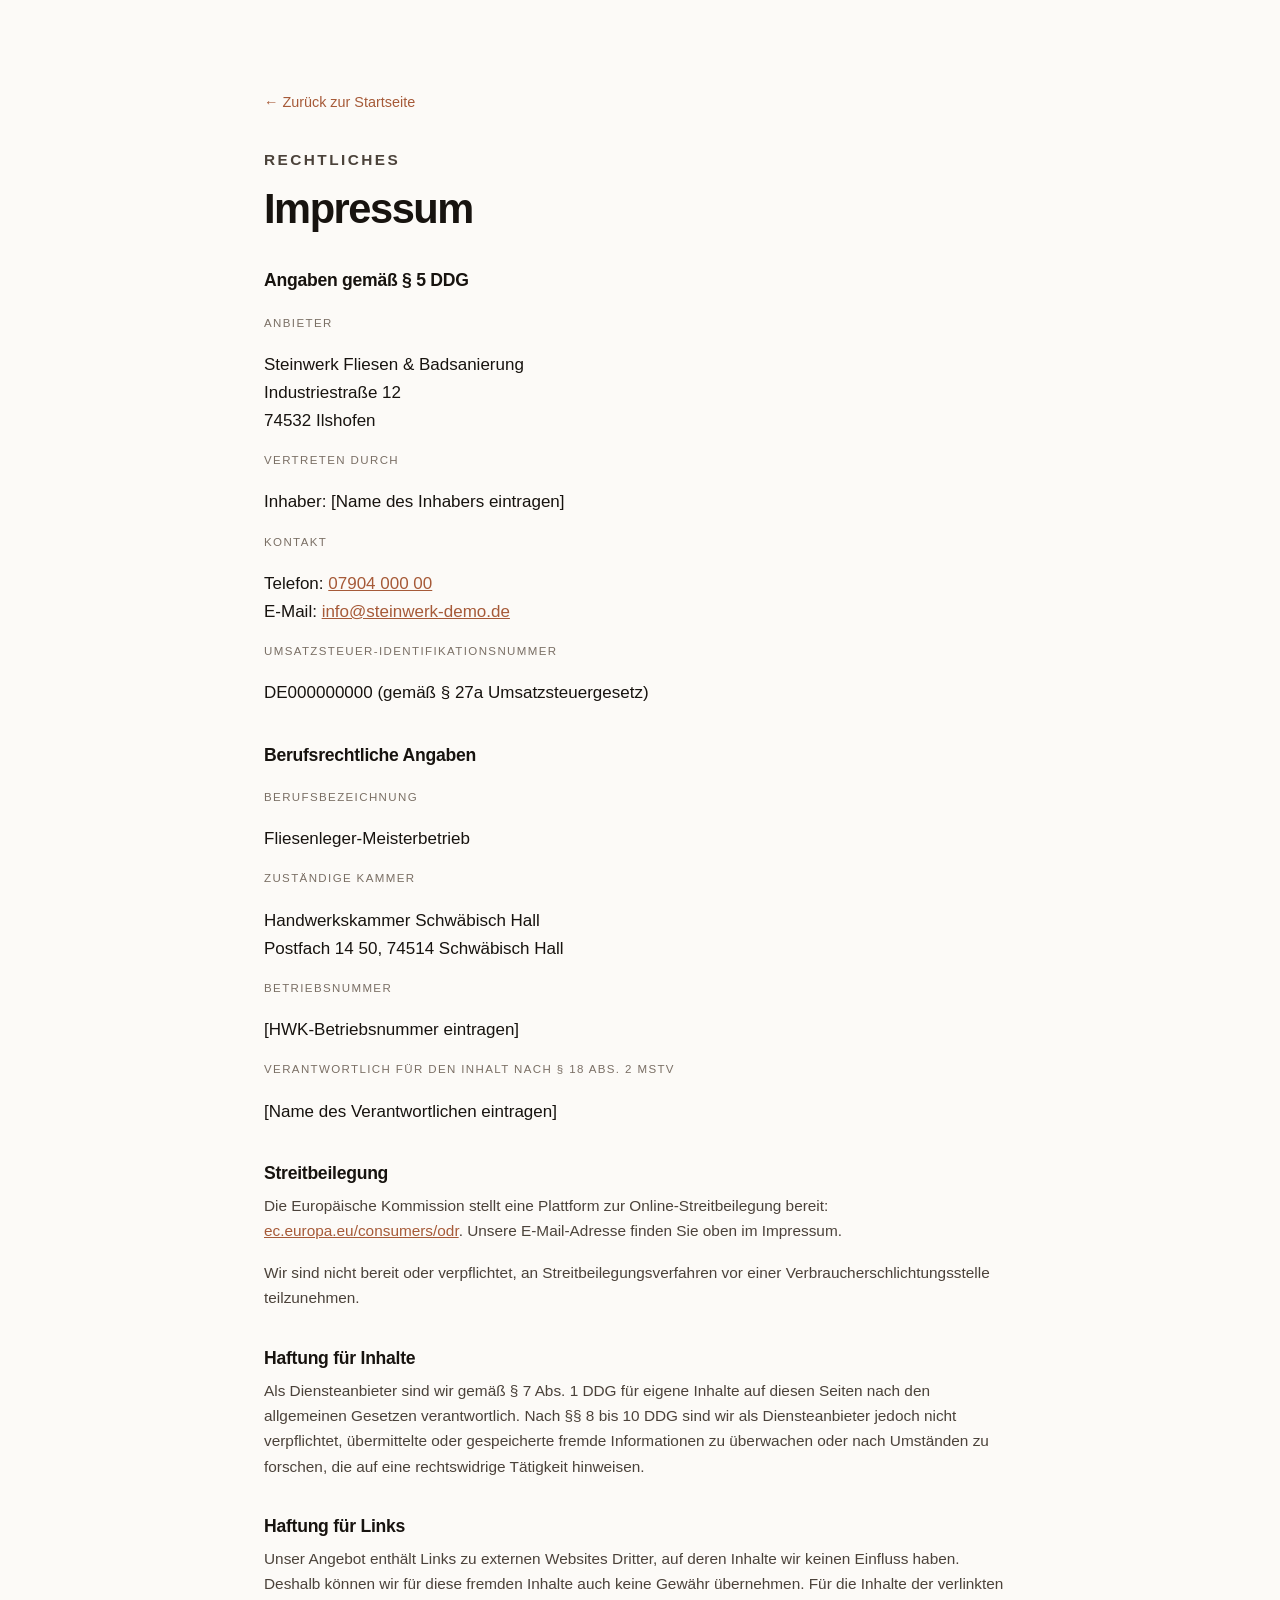
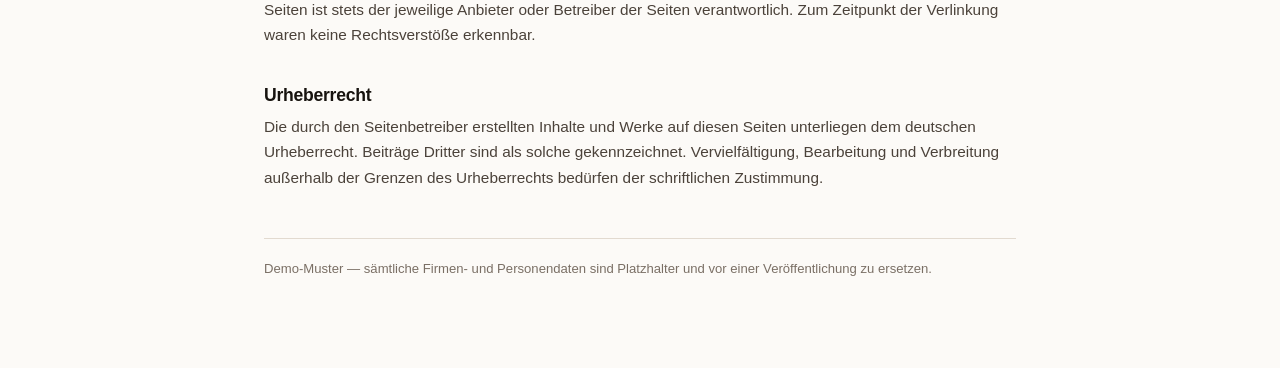
<file: impressum.html>
<!DOCTYPE html>
<html lang="de">
<head>
<meta charset="utf-8">
<meta name="viewport" content="width=device-width, initial-scale=1">
<title>Impressum — Steinwerk Fliesen &amp; Badsanierung</title>
<meta name="description" content="Impressum und Anbieterkennzeichnung.">
<meta name="robots" content="noindex">
<link rel="icon" href="assets/favicon.svg" type="image/svg+xml">
<link rel="stylesheet" href="css/styles.css">
<style>
  .legal { padding-block: clamp(48px, 7vw, 88px); max-width: 800px; }
  .legal h1 { font-size: clamp(1.9rem, 4vw, 2.6rem); }
  .legal h2 { font-size: 1.1rem; margin-top: 2.4rem; letter-spacing: -.015em; }
  .legal p, .legal li { color: var(--ink-soft); font-size: .96rem; }
  .legal dl { display: grid; gap: 1rem; margin: 1.4rem 0; }
  .legal dt { font-size: .72rem; letter-spacing: .12em; text-transform: uppercase; color: var(--muted); }
  .legal dd { margin: .15rem 0 0; }
  .legal a { color: var(--clay); }
  .backlink { display: inline-block; margin-bottom: 2rem; text-decoration: none; color: var(--muted); font-size: .9rem; }
  .backlink:hover { color: var(--clay); }
</style>
</head>
<body>
<main class="wrap legal">
  <a class="backlink" href="index.html">&larr; Zurück zur Startseite</a>

  <p class="eyebrow">Rechtliches</p>
  <h1>Impressum</h1>

  <h2>Angaben gemäß § 5 DDG</h2>
  <dl>
    <dt>Anbieter</dt>
    <dd>Steinwerk Fliesen &amp; Badsanierung<br>Industriestraße 12<br>74532 Ilshofen</dd>
    <dt>Vertreten durch</dt>
    <dd>Inhaber: [Name des Inhabers eintragen]</dd>
    <dt>Kontakt</dt>
    <dd>
      Telefon: <a href="tel:+497904000000">07904 000 00</a><br>
      E-Mail: <a href="mailto:info@steinwerk-demo.de">info@steinwerk-demo.de</a>
    </dd>
    <dt>Umsatzsteuer-Identifikationsnummer</dt>
    <dd>DE000000000 (gemäß § 27a Umsatzsteuergesetz)</dd>
  </dl>

  <h2>Berufsrechtliche Angaben</h2>
  <dl>
    <dt>Berufsbezeichnung</dt>
    <dd>Fliesenleger-Meisterbetrieb</dd>
    <dt>Zuständige Kammer</dt>
    <dd>Handwerkskammer Schwäbisch Hall<br>Postfach 14 50, 74514 Schwäbisch Hall</dd>
    <dt>Betriebsnummer</dt>
    <dd>[HWK-Betriebsnummer eintragen]</dd>
    <dt>Verantwortlich für den Inhalt nach § 18 Abs. 2 MStV</dt>
    <dd>[Name des Verantwortlichen eintragen]</dd>
  </dl>

  <h2>Streitbeilegung</h2>
  <p>
    Die Europäische Kommission stellt eine Plattform zur Online-Streitbeilegung bereit:
    <a href="https://ec.europa.eu/consumers/odr/" rel="noopener noreferrer" target="_blank">ec.europa.eu/consumers/odr</a>.
    Unsere E-Mail-Adresse finden Sie oben im Impressum.
  </p>
  <p>
    Wir sind nicht bereit oder verpflichtet, an Streitbeilegungsverfahren vor einer
    Verbraucherschlichtungsstelle teilzunehmen.
  </p>

  <h2>Haftung für Inhalte</h2>
  <p>
    Als Diensteanbieter sind wir gemäß § 7 Abs. 1 DDG für eigene Inhalte auf diesen
    Seiten nach den allgemeinen Gesetzen verantwortlich. Nach §§ 8 bis 10 DDG sind wir
    als Diensteanbieter jedoch nicht verpflichtet, übermittelte oder gespeicherte
    fremde Informationen zu überwachen oder nach Umständen zu forschen, die auf eine
    rechtswidrige Tätigkeit hinweisen.
  </p>

  <h2>Haftung für Links</h2>
  <p>
    Unser Angebot enthält Links zu externen Websites Dritter, auf deren Inhalte wir
    keinen Einfluss haben. Deshalb können wir für diese fremden Inhalte auch keine
    Gewähr übernehmen. Für die Inhalte der verlinkten Seiten ist stets der jeweilige
    Anbieter oder Betreiber der Seiten verantwortlich. Zum Zeitpunkt der Verlinkung
    waren keine Rechtsverstöße erkennbar.
  </p>

  <h2>Urheberrecht</h2>
  <p>
    Die durch den Seitenbetreiber erstellten Inhalte und Werke auf diesen Seiten
    unterliegen dem deutschen Urheberrecht. Beiträge Dritter sind als solche
    gekennzeichnet. Vervielfältigung, Bearbeitung und Verbreitung außerhalb der Grenzen
    des Urheberrechts bedürfen der schriftlichen Zustimmung.
  </p>

  <p style="margin-top:3rem;padding-top:1.2rem;border-top:1px solid var(--line);font-size:.82rem;color:var(--muted)">
    Demo-Muster — sämtliche Firmen- und Personendaten sind Platzhalter und vor einer
    Veröffentlichung zu ersetzen.
  </p>
</main>
</body>
</html>
</file>
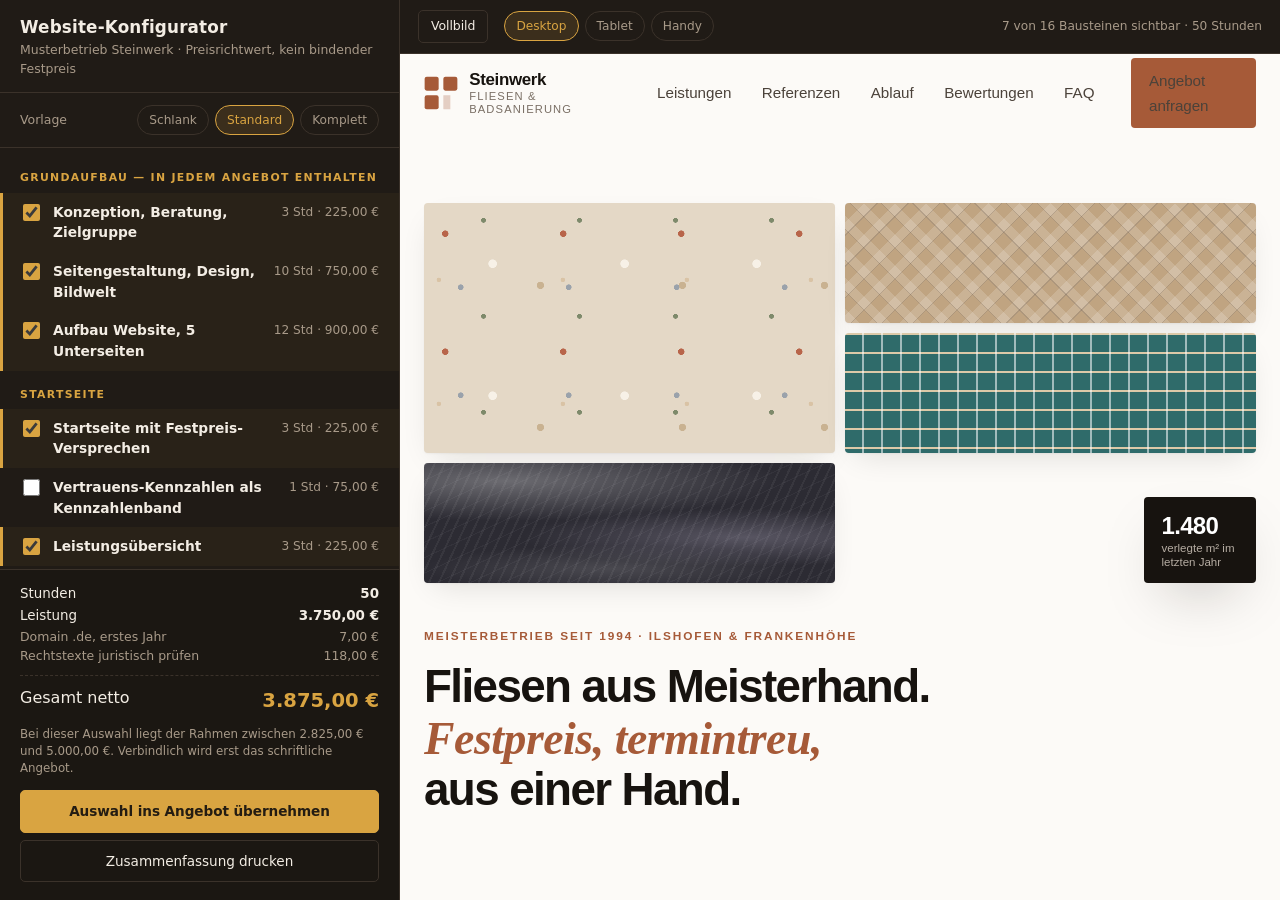
<file: konfigurator.html>
<!DOCTYPE html>
<html lang="de">
<head>
<meta charset="utf-8">
<meta name="viewport" content="width=device-width, initial-scale=1">
<title>Konfigurator — Website mit Anfragesystem</title>
<meta name="robots" content="noindex, nofollow">
<link rel="icon" href="assets/favicon.svg" type="image/svg+xml">
<link rel="stylesheet" href="css/styles.css">
<link rel="stylesheet" href="css/konfigurator.css">
</head>
<body class="konfig">

<aside class="panel" id="panel">
  <div class="panel__kopf">
    <h1>Website-Konfigurator</h1>
    <p>Musterbetrieb Steinwerk · Preisrichtwert, kein bindender Festpreis</p>
  </div>

  <div class="panel__vorlagen">
    <span>Vorlage</span>
    <div class="vorlagen" role="group" aria-label="Vorlage wählen">
      <button type="button" class="chipbtn" data-preset="schlank">Schlank</button>
      <button type="button" class="chipbtn is-an" data-preset="standard">Standard</button>
      <button type="button" class="chipbtn" data-preset="komplett">Komplett</button>
    </div>
  </div>

  <div class="panel__liste" id="liste"></div>

  <div class="panel__fuss">
    <div class="summe">
      <div class="summe__zeile"><span>Stunden</span><b id="stunden">0</b></div>
      <div class="summe__zeile"><span>Leistung</span><b id="leistung">0,00&nbsp;€</b></div>
      <div class="summe__posten"><span>Domain .de, erstes Jahr</span><span>7,00&nbsp;€</span></div>
      <div class="summe__posten"><span>Rechtstexte juristisch prüfen</span><span>118,00&nbsp;€</span></div>
      <div class="summe__gesamt"><span>Gesamt netto</span><b id="gesamt">0,00&nbsp;€</b></div>
    </div>

    <p class="hinweis" id="hinweis" hidden></p>

    <p class="preisrahmen" id="preisrahmen"></p>

    <div class="panel__knoepfe">
      <button type="button" class="btn btn--haupt" id="uebernehmen">Auswahl ins Angebot übernehmen</button>
      <button type="button" class="btn" id="drucken">Zusammenfassung drucken</button>
    </div>
  </div>
</aside>

<main class="buehne">
  <div class="leiste">
    <button type="button" class="btn btn--klein" id="vollbild">Vollbild</button>

    <div class="geraete" role="group" aria-label="Vorschaubreite">
      <button type="button" class="chipbtn is-an" data-breite="breit">Desktop</button>
      <button type="button" class="chipbtn" data-breite="tablet">Tablet</button>
      <button type="button" class="chipbtn" data-breite="handy">Handy</button>
    </div>

    <p class="leiste__stand" id="stand"></p>
  </div>

  <div class="vorschau" id="vorschau">
    <iframe id="frame" src="./" title="Vorschau der Demo-Website" loading="eager"></iframe>
  </div>
</main>

<button type="button" class="zurueck" id="zurueck" hidden>Konfiguration öffnen</button>

<section class="druckbogen" id="druckbogen" aria-hidden="true"></section>

<script src="js/konfigurator.js"></script>
</body>
</html>
</file>
<file: css/styles.css>
/* =========================================================================
   Steinwerk — Demo-Muster für Handwerksbetriebe
   Reines CSS, keine externen Abhängigkeiten, keine Webfonts.
   ========================================================================= */

/* ---------- 1. Design-Tokens ---------- */
:root {
  --ink:        #17130f;
  --ink-2:      #2a231d;
  --ink-soft:   #4b423a;
  --muted:      #7a6f65;
  --line:       #e2dad0;
  --sand:       #f6f1e9;
  --sand-2:     #efe8dc;
  --paper:      #fcfaf7;
  --clay:       #a65a38;
  --clay-dark:  #7d4026;
  --clay-soft:  #f0e0d6;
  --sage:       #3f5b4f;

  --radius:     4px;
  --radius-lg:  8px;
  --wrap:       1180px;
  --shadow:     0 1px 2px rgba(23,19,15,.04), 0 12px 32px -12px rgba(23,19,15,.14);
  --shadow-lg:  0 24px 60px -24px rgba(23,19,15,.34);

  --sans: -apple-system, BlinkMacSystemFont, "Segoe UI", Roboto, "Helvetica Neue", Arial, sans-serif;
  --serif: "New York", ui-serif, Georgia, Charter, "Bitstream Charter", "Sitka Text", Cambria, serif;
}

/* ---------- 2. Reset & Basis ---------- */
*, *::before, *::after { box-sizing: border-box; }

html { scroll-behavior: smooth; scroll-padding-top: 96px; }

body {
  margin: 0;
  background: var(--paper);
  color: var(--ink);
  font-family: var(--sans);
  font-size: 17px;
  line-height: 1.65;
  -webkit-font-smoothing: antialiased;
  text-rendering: optimizeLegibility;
}

img, svg { display: block; max-width: 100%; }
a { color: inherit; }
button { font: inherit; }

h1, h2, h3, h4 {
  margin: 0 0 .5em;
  line-height: 1.12;
  letter-spacing: -.022em;
  font-weight: 600;
}
h1 { font-size: clamp(2.2rem, 5.2vw, 3.85rem); letter-spacing: -.035em; }
h2 { font-size: clamp(1.65rem, 3.4vw, 2.5rem); letter-spacing: -.028em; }
h3 { font-size: 1.16rem; }
p  { margin: 0 0 1.1em; }
p:last-child { margin-bottom: 0; }

em { font-family: var(--serif); font-style: italic; letter-spacing: -.01em; }

:focus-visible {
  outline: 2px solid var(--clay);
  outline-offset: 3px;
  border-radius: 2px;
}

.skip-link {
  position: absolute; left: -9999px; top: 0; z-index: 999;
  background: var(--ink); color: #fff; padding: .8rem 1.2rem; border-radius: 0 0 var(--radius) 0;
}
.skip-link:focus { left: 0; }

/* ---------- 3. Layout ---------- */
.wrap { width: 100%; max-width: var(--wrap); margin-inline: auto; padding-inline: 24px; }
.wrap--narrow { max-width: 780px; }

.section { padding: clamp(64px, 9vw, 120px) 0; }
.section--sand { background: var(--sand); }
.section--dark { background: var(--ink); color: #efe9e1; }
.section--dark h2 { color: #fff; }
.section--dark .eyebrow { color: #d99a75; }
.section--dark .section__intro { color: #b6ada3; }

.section__head { max-width: 720px; margin-bottom: clamp(36px, 5vw, 60px); }
.section__intro { color: var(--ink-soft); font-size: 1.06rem; }
.section--dark .section__intro { color: #b6ada3; }

.eyebrow {
  display: block;
  margin-bottom: .9rem;
  font-size: .74rem;
  font-weight: 600;
  letter-spacing: .16em;
  text-transform: uppercase;
  color: var(--clay);
}

.lead { font-size: 1.1rem; color: var(--ink-soft); max-width: 54ch; }

/* ---------- 4. Buttons ---------- */
.btn {
  display: inline-flex; align-items: center; justify-content: center; gap: .5rem;
  padding: .82rem 1.5rem;
  border: 1px solid transparent;
  border-radius: var(--radius);
  font-size: .95rem; font-weight: 600; letter-spacing: -.005em;
  text-decoration: none; cursor: pointer;
  transition: background-color .18s ease, color .18s ease, border-color .18s ease, transform .18s ease;
}
.btn--sm { padding: .55rem 1.05rem; font-size: .87rem; }
.btn--lg { padding: 1rem 1.9rem; font-size: 1rem; }
.btn--full { width: 100%; }

.btn--primary { background: var(--clay); color: #fff; }
.btn--primary:hover { background: var(--clay-dark); transform: translateY(-1px); }

.btn--ghost { background: transparent; color: var(--ink); border-color: var(--line); }
.btn--ghost:hover { border-color: var(--ink); background: #fff; }

.btn--light { background: #fff; color: var(--ink); }
.btn--light:hover { background: var(--clay-soft); transform: translateY(-1px); }

.btn:disabled { opacity: .6; cursor: not-allowed; transform: none; }

/* ---------- 5. Topbar & Header ---------- */
.topbar { background: var(--ink); color: #cfc6bc; font-size: .82rem; }
.topbar__inner { display: flex; gap: 1.6rem; padding-block: .5rem; }
.topbar__item { margin: 0; white-space: nowrap; }
.topbar__item a { text-decoration: none; }
.topbar__item a:hover { color: #fff; }
.topbar__item--hide { margin-left: auto; }
.ico { color: #d99a75; margin-right: .3rem; }

.header {
  position: sticky; top: 0; z-index: 100;
  background: rgba(252,250,247,.92);
  backdrop-filter: saturate(1.4) blur(12px);
  border-bottom: 1px solid transparent;
  transition: border-color .2s ease, box-shadow .2s ease;
}
.header.is-stuck { border-bottom-color: var(--line); box-shadow: 0 6px 24px -18px rgba(23,19,15,.4); }

.header__inner { display: flex; align-items: center; gap: 1.5rem; min-height: 78px; }

.brand { display: flex; align-items: center; gap: .7rem; text-decoration: none; margin-right: auto; }
.brand__mark { width: 34px; height: 34px; fill: var(--clay); flex: none; }
.brand__text { display: flex; flex-direction: column; line-height: 1.15; }
.brand__text strong { font-size: 1.06rem; letter-spacing: -.02em; }
.brand__text small { font-size: .7rem; letter-spacing: .1em; text-transform: uppercase; color: var(--muted); }

.nav { display: flex; align-items: center; gap: 1.9rem; }
.nav a { text-decoration: none; font-size: .95rem; color: var(--ink-soft); font-weight: 500; }
.nav a:not(.btn):hover { color: var(--clay); }
.nav__cta { margin-left: .4rem; }

.burger {
  display: none; flex-direction: column; justify-content: center; gap: 5px;
  width: 44px; height: 44px; padding: 0 10px;
  background: none; border: 1px solid var(--line); border-radius: var(--radius); cursor: pointer;
}
.burger span { display: block; height: 2px; background: var(--ink); transition: transform .2s ease, opacity .2s ease; }
.burger[aria-expanded="true"] span:nth-child(1) { transform: translateY(7px) rotate(45deg); }
.burger[aria-expanded="true"] span:nth-child(2) { opacity: 0; }
.burger[aria-expanded="true"] span:nth-child(3) { transform: translateY(-7px) rotate(-45deg); }

/* ---------- 6. Hero ---------- */
.hero { padding: clamp(56px, 8vw, 104px) 0 clamp(52px, 7vw, 88px); overflow: hidden; }
.hero__inner { display: grid; grid-template-columns: 1.05fr .95fr; gap: clamp(36px, 5vw, 72px); align-items: center; }

.hero h1 em { color: var(--clay); }
.hero__actions { display: flex; flex-wrap: wrap; gap: .8rem; margin: 2rem 0 1.8rem; }

.hero__chips { display: flex; flex-wrap: wrap; gap: .5rem; list-style: none; margin: 0; padding: 0; }
.hero__chips li {
  font-size: .8rem; font-weight: 500; color: var(--ink-soft);
  padding: .34rem .8rem; border: 1px solid var(--line); border-radius: 100px; background: #fff;
}

/* Collage */
.collage { display: grid; grid-template-columns: 1fr 1fr; grid-template-rows: 1fr 1fr; gap: 10px; }
.collage__tile { margin: 0; border-radius: var(--radius); min-height: 168px; box-shadow: var(--shadow); }
.collage__tile:nth-child(1) { grid-row: span 2; min-height: 346px; }
.collage__badge {
  grid-column: 2; align-self: end; justify-self: end;
  background: var(--ink); color: #fff; padding: .85rem 1.1rem; border-radius: var(--radius);
  display: flex; flex-direction: column; line-height: 1.25;
  box-shadow: var(--shadow-lg); transform: translateY(14%);
}
.collage__badge strong { font-size: 1.5rem; letter-spacing: -.03em; }
.collage__badge span { font-size: .72rem; color: #b6ada3; max-width: 12ch; }

/* ---------- 7. Fliesenmuster (reines CSS) ---------- */
.swatch-marble, .swatch-terrazzo, .swatch-herringbone,
.swatch-mosaic, .swatch-slate, .swatch-clay, .raw {
  background-repeat: repeat;
}

.swatch-marble {
  background-color: #2c2b33;
  background-image:
    radial-gradient(ellipse 120% 60% at 20% 15%, rgba(255,255,255,.30), transparent 55%),
    radial-gradient(ellipse 90% 40% at 78% 62%, rgba(214,206,232,.26), transparent 60%),
    radial-gradient(ellipse 70% 30% at 45% 88%, rgba(255,255,255,.14), transparent 65%),
    repeating-linear-gradient(115deg, rgba(255,255,255,.055) 0 2px, transparent 2px 9px),
    repeating-linear-gradient(-25deg, rgba(255,255,255,.04) 0 1px, transparent 1px 14px);
  background-size: 100% 100%, 100% 100%, 100% 100%, auto, auto;
}

.swatch-terrazzo {
  background-color: #e4d8c6;
  background-image:
    radial-gradient(circle at 18% 26%, #b8654a 0 3px, transparent 3.5px),
    radial-gradient(circle at 62% 18%, #7e8a6b 0 2.2px, transparent 2.7px),
    radial-gradient(circle at 82% 58%, #c9b291 0 3.4px, transparent 3.9px),
    radial-gradient(circle at 34% 78%, #9aa2ab 0 2.6px, transparent 3.1px),
    radial-gradient(circle at 52% 46%, #f7f1e7 0 4px, transparent 4.6px),
    radial-gradient(circle at 12% 62%, #d9c3a5 0 2px, transparent 2.5px);
  background-size: 118px 118px, 96px 96px, 142px 142px, 108px 108px, 132px 132px, 124px 124px;
}

.swatch-herringbone {
  background-color: #c0a481;
  background-image:
    repeating-linear-gradient( 45deg, rgba(60,40,24,.20) 0 1px, transparent 1px 22px),
    repeating-linear-gradient(-45deg, rgba(60,40,24,.20) 0 1px, transparent 1px 22px),
    repeating-linear-gradient( 45deg, rgba(255,255,255,.16) 0 10px, transparent 10px 22px),
    repeating-linear-gradient(-45deg, rgba(255,255,255,.16) 0 10px, transparent 10px 22px);
}

.swatch-mosaic {
  background-color: #cfd9d4;
  background-image:
    repeating-linear-gradient(90deg, transparent 0 17px, rgba(255,255,255,.55) 17px 19px),
    repeating-linear-gradient( 0deg, #2f6b6a 0 17px, transparent 17px 19px),
    repeating-linear-gradient( 0deg, #2f6b6a 0 17px, #dcc9a8 17px 19px, transparent 19px);
  background-size: 19px 19px, 38px 38px, 19px 19px;
  background-position: 0 0, 0 0, 0 0;
}

.swatch-slate {
  background-color: #4d5459;
  background-image:
    repeating-linear-gradient(90deg, transparent 0 148px, rgba(255,255,255,.10) 148px 150px),
    repeating-linear-gradient( 0deg, transparent 0 74px, rgba(255,255,255,.07) 74px 76px),
    linear-gradient(160deg, rgba(255,255,255,.14), transparent 55%),
    repeating-linear-gradient(80deg, rgba(0,0,0,.10) 0 1px, transparent 1px 6px);
}

.swatch-clay {
  background-color: #a9603c;
  background-image:
    repeating-linear-gradient(90deg, transparent 0 62px, rgba(255,255,255,.30) 62px 64px),
    repeating-linear-gradient( 0deg, transparent 0 62px, rgba(255,255,255,.30) 62px 64px),
    linear-gradient(200deg, rgba(255,255,255,.18), transparent 60%);
}

/* Rohbau / Estrich */
.raw {
  background-color: #8e8a83;
  background-image:
    radial-gradient(ellipse 80% 50% at 30% 30%, rgba(255,255,255,.10), transparent 60%),
    radial-gradient(ellipse 60% 40% at 70% 70%, rgba(0,0,0,.16), transparent 60%),
    repeating-linear-gradient(28deg, rgba(0,0,0,.06) 0 1px, transparent 1px 7px),
    repeating-linear-gradient(-18deg, rgba(0,0,0,.05) 0 1px, transparent 1px 11px);
}
.raw::after {
  content: ""; position: absolute; inset: 0;
  background:
    linear-gradient(90deg, transparent 48%, rgba(0,0,0,.12) 48% 49%, transparent 49%),
    radial-gradient(circle at 30% 60%, rgba(0,0,0,.18) 0 2px, transparent 3px),
    radial-gradient(circle at 68% 34%, rgba(0,0,0,.15) 0 3px, transparent 4px);
}

/* ---------- 8. Kennzahlen ---------- */
.stats { background: var(--sand-2); border-block: 1px solid var(--line); }
.stats__inner { display: grid; grid-template-columns: repeat(4, 1fr); gap: 1px; background: var(--line); }
.stat { background: var(--sand-2); padding: 1.9rem 1.2rem; text-align: center; }
.stat strong { display: block; font-size: clamp(1.7rem, 3vw, 2.3rem); letter-spacing: -.035em; color: var(--clay); }
.stat span { font-size: .82rem; color: var(--muted); letter-spacing: .02em; }

/* ---------- 9. Leistungen ---------- */
.cards { display: grid; grid-template-columns: repeat(auto-fit, minmax(280px, 1fr)); gap: 1px; background: var(--line); border: 1px solid var(--line); border-radius: var(--radius-lg); overflow: hidden; }
.card { background: var(--paper); padding: 2rem 1.7rem; transition: background-color .2s ease; }
.card:hover { background: #fff; }
.card__num { display: block; font-size: .76rem; font-weight: 600; letter-spacing: .12em; color: var(--clay); margin-bottom: .9rem; }
.card h3 { margin-bottom: .55rem; }
.card p { color: var(--ink-soft); font-size: .95rem; }
.card__list { list-style: none; margin: 1.1rem 0 0; padding: 0; border-top: 1px solid var(--line); padding-top: .9rem; }
.card__list li { position: relative; padding-left: 1.15rem; font-size: .88rem; color: var(--muted); margin-bottom: .35rem; }
.card__list li::before { content: ""; position: absolute; left: 0; top: .62em; width: 5px; height: 5px; background: var(--clay); border-radius: 1px; }

/* ---------- 10. Referenzen ---------- */
.filters { display: flex; flex-wrap: wrap; gap: .55rem; margin-bottom: 1.6rem; }
.chip {
  padding: .5rem 1.05rem; border: 1px solid rgba(255,255,255,.2); border-radius: 100px;
  background: transparent; color: #cfc6bc; font-size: .88rem; font-weight: 500; cursor: pointer;
  transition: background-color .18s ease, color .18s ease, border-color .18s ease;
}
.chip:hover { border-color: #fff; color: #fff; }
.chip.is-active { background: var(--clay); border-color: var(--clay); color: #fff; }

.gallery { display: grid; grid-template-columns: repeat(auto-fit, minmax(300px, 1fr)); gap: 1.4rem; }
.project {
  margin: 0; border-radius: var(--radius-lg); overflow: hidden;
  background: #221d18; border: 1px solid rgba(255,255,255,.09);
  transition: transform .25s ease, border-color .25s ease;
}
.project:hover { transform: translateY(-4px); border-color: rgba(255,255,255,.22); }
.project.is-hidden { display: none; }
.project__img { position: relative; aspect-ratio: 4 / 3; }
.project__tag {
  position: absolute; left: 12px; top: 12px;
  background: rgba(23,19,15,.78); color: #fff;
  font-size: .7rem; letter-spacing: .1em; text-transform: uppercase;
  padding: .3rem .65rem; border-radius: 100px; backdrop-filter: blur(4px);
}
.project figcaption { padding: 1.15rem 1.3rem 1.35rem; }
.project h3 { margin-bottom: .3rem; color: #fff; font-size: 1.05rem; }
.project p { margin: 0; font-size: .88rem; color: #a89e93; }

/* Vorher / Nachher */
.ba { margin-top: 2.4rem; }
.ba__frame {
  position: relative; aspect-ratio: 16 / 8; border-radius: var(--radius-lg);
  overflow: hidden; box-shadow: var(--shadow-lg); cursor: ew-resize; touch-action: none;
  user-select: none;
}
.ba__before { position: absolute; inset: 0; width: 50%; overflow: hidden; }
.ba__before.raw { background-attachment: local; }
.ba__divider {
  position: absolute; top: 0; bottom: 0; left: 50%; width: 2px;
  background: rgba(255,255,255,.9); transform: translateX(-1px); pointer-events: none;
}
.ba__handle {
  position: absolute; top: 50%; left: 50%; transform: translate(-50%, -50%);
  width: 46px; height: 46px; border-radius: 50%;
  background: #fff; color: var(--ink); display: grid; place-items: center;
  font-size: 1.1rem; box-shadow: 0 6px 20px rgba(0,0,0,.34);
}
.ba__badge {
  position: absolute; top: 14px; font-size: .7rem; letter-spacing: .12em; text-transform: uppercase;
  padding: .35rem .8rem; border-radius: 100px; background: rgba(23,19,15,.7); color: #fff;
  backdrop-filter: blur(4px); pointer-events: none;
}
.ba__badge--raw { left: 14px; }
.ba__badge--done { right: 14px; }
.ba__caption { margin: 1rem 0 0; color: #a89e93; font-size: .93rem; }
.ba__caption strong { color: #fff; }
.ba__caption em { color: #d99a75; }

/* ---------- 11. Ablauf ---------- */
.steps { list-style: none; margin: 0; padding: 0; display: grid; gap: 0; }
.step { display: grid; grid-template-columns: 92px 1fr; gap: 1.4rem; padding: 1.8rem 0; border-top: 1px solid var(--line); }
.step:last-child { border-bottom: 1px solid var(--line); }
.step__num { font-family: var(--serif); font-size: 1.7rem; color: var(--clay); line-height: 1; }
.step h3 { margin-bottom: .35rem; }
.step p { color: var(--ink-soft); max-width: 68ch; margin: 0; }

/* ---------- 12. USP ---------- */
.usp { display: grid; grid-template-columns: 1.1fr .9fr; gap: clamp(36px, 5vw, 72px); align-items: start; }
.ticks { list-style: none; margin: 1.6rem 0 2rem; padding: 0; }
.ticks li { position: relative; padding-left: 2rem; margin-bottom: .75rem; color: var(--ink-soft); }
.ticks li::before {
  content: ""; position: absolute; left: 0; top: .48em; width: 18px; height: 9px;
  border-left: 2px solid var(--clay); border-bottom: 2px solid var(--clay);
  transform: rotate(-45deg);
}
.usp__facts { display: grid; grid-template-columns: 1fr 1fr; gap: 1px; background: var(--line); border: 1px solid var(--line); border-radius: var(--radius-lg); overflow: hidden; }
.fact { background: var(--paper); padding: 1.3rem 1.2rem; }
.fact dt { font-size: .72rem; letter-spacing: .12em; text-transform: uppercase; color: var(--muted); margin-bottom: .3rem; }
.fact dd { margin: 0; font-size: 1.02rem; font-weight: 600; letter-spacing: -.01em; }

/* ---------- 13. Bewertungen ---------- */
.quotes { display: grid; grid-template-columns: repeat(auto-fit, minmax(290px, 1fr)); gap: 1.4rem; }
.quote { margin: 0; padding: 1.9rem 1.7rem; border: 1px solid var(--line); border-radius: var(--radius-lg); background: #fff; }
.quote__stars { color: var(--clay); letter-spacing: .12em; font-size: .95rem; margin-bottom: .9rem; }
.quote blockquote { margin: 0 0 1.1rem; font-family: var(--serif); font-size: 1.06rem; line-height: 1.55; color: var(--ink); }
.quote figcaption { font-size: .82rem; color: var(--muted); letter-spacing: .02em; }

/* ---------- 14. FAQ ---------- */
.accordion { border-top: 1px solid var(--line); }
.acc { border-bottom: 1px solid var(--line); }
.acc summary {
  list-style: none; cursor: pointer; padding: 1.25rem 2.5rem 1.25rem 0;
  font-size: 1.04rem; font-weight: 600; letter-spacing: -.012em; position: relative;
}
.acc summary::-webkit-details-marker { display: none; }
.acc summary::after {
  content: ""; position: absolute; right: .3rem; top: 50%;
  width: 11px; height: 11px; margin-top: -6px;
  border-right: 2px solid var(--clay); border-bottom: 2px solid var(--clay);
  transform: rotate(45deg); transition: transform .2s ease;
}
.acc[open] summary::after { transform: rotate(-135deg); }
.acc summary:hover { color: var(--clay); }
.acc__body { padding: 0 2rem 1.4rem 0; color: var(--ink-soft); }

/* ---------- 15. Kontakt & Formular ---------- */
.contact { display: grid; grid-template-columns: .95fr 1.05fr; gap: clamp(32px, 5vw, 72px); align-items: start; }
.contact__list { display: grid; gap: 1.1rem; margin: 1.8rem 0; }
.contact__list dt { font-size: .72rem; letter-spacing: .12em; text-transform: uppercase; color: var(--muted); margin-bottom: .2rem; }
.contact__list dd { margin: 0; font-size: 1.02rem; }
.contact__list a { color: var(--clay); text-decoration: none; border-bottom: 1px solid var(--clay-soft); }
.contact__list a:hover { border-bottom-color: var(--clay); }
.contact__note { font-size: .9rem; color: var(--muted); border-left: 2px solid var(--clay-soft); padding-left: 1rem; }

.form { display: grid; grid-template-columns: 1fr 1fr; gap: 1.1rem; padding: 1.9rem; background: #fff; border: 1px solid var(--line); border-radius: var(--radius-lg); box-shadow: var(--shadow); }
.field { display: flex; flex-direction: column; }
.field--full { grid-column: 1 / -1; }
.field label { font-size: .82rem; font-weight: 600; margin-bottom: .4rem; color: var(--ink-soft); }
.field input, .field select, .field textarea {
  font: inherit; font-size: .95rem; color: var(--ink);
  padding: .72rem .85rem; background: var(--paper);
  border: 1px solid var(--line); border-radius: var(--radius); width: 100%;
  transition: border-color .16s ease, box-shadow .16s ease;
}
.field textarea { resize: vertical; min-height: 110px; }
.field input:focus, .field select:focus, .field textarea:focus {
  outline: none; border-color: var(--clay); background: #fff;
  box-shadow: 0 0 0 3px rgba(166,90,56,.12);
}
.field input::placeholder, .field textarea::placeholder { color: #a89e93; }
.field__error { display: none; margin-top: .35rem; font-size: .8rem; color: #b3261e; }
.field.has-error input, .field.has-error select, .field.has-error textarea { border-color: #b3261e; }
.field.has-error .field__error { display: block; }

.check { display: flex; gap: .7rem; align-items: flex-start; font-size: .86rem !important; font-weight: 400 !important; color: var(--ink-soft) !important; cursor: pointer; }
.check input { width: 18px; height: 18px; flex: none; margin-top: .15rem; accent-color: var(--clay); }
.check a { color: var(--clay); }

.form__hint { margin: .8rem 0 0; font-size: .8rem; color: var(--muted); text-align: center; }

/* Honeypot — von Screenreadern und Menschen ignoriert, von Bots oft ausgefüllt */
.hp { position: absolute; left: -9999px; width: 1px; height: 1px; overflow: hidden; }
.check--opt span em { margin-top: .15rem; }

.form__success {
  grid-column: 1 / -1; padding: 1.1rem 1.2rem;
  background: #eef4f0; border: 1px solid #c3d6cb; border-radius: var(--radius);
  color: var(--sage); font-size: .93rem;
}
.form__success strong { display: block; margin-bottom: .2rem; }
.form__success p { margin: 0; }

/* ---------- 16. CTA-Band ---------- */
.cta { background: var(--clay); color: #fff; padding: clamp(56px, 8vw, 92px) 0; }
.cta__inner { text-align: center; max-width: 620px; }
.cta h2 { color: #fff; margin-bottom: .5rem; }
.cta p { color: rgba(255,255,255,.85); margin-bottom: 1.8rem; }

/* ---------- 17. Footer ---------- */
.footer { background: var(--ink); color: #a89e93; padding-top: clamp(48px, 6vw, 72px); font-size: .9rem; }
.footer__inner { display: grid; grid-template-columns: 1.6fr 1fr 1fr 1.2fr; gap: 2.4rem; padding-bottom: 3rem; }
.brand--footer { margin-bottom: 1rem; }
.brand--footer .brand__text strong { color: #fff; }
.footer__claim { max-width: 34ch; font-size: .88rem; }
.footer h4 { color: #fff; font-size: .76rem; letter-spacing: .13em; text-transform: uppercase; margin-bottom: .9rem; }
.footer__nav a { display: block; text-decoration: none; margin-bottom: .5rem; font-size: .88rem; }
.footer__nav a:hover { color: #fff; }
.footer__contact p { margin-bottom: .9rem; }
.footer__contact a { text-decoration: none; border-bottom: 1px solid rgba(255,255,255,.18); }
.footer__contact a:hover { color: #fff; }
.footer__bottom {
  display: flex; flex-wrap: wrap; gap: .6rem 1.6rem; justify-content: space-between;
  border-top: 1px solid rgba(255,255,255,.1); padding-block: 1.4rem; font-size: .8rem;
}
.footer__bottom p { margin: 0; }
.footer__demo { color: #6f665e; }

/* ---------- 18. Reveal-Animation ---------- */
.reveal { opacity: 0; transform: translateY(22px); transition: opacity .6s cubic-bezier(.22,.7,.3,1), transform .6s cubic-bezier(.22,.7,.3,1); }
.reveal[data-delay="1"] { transition-delay: .08s; }
.reveal[data-delay="2"] { transition-delay: .16s; }
.reveal[data-delay="3"] { transition-delay: .24s; }
.reveal.is-visible { opacity: 1; transform: none; }

/* ---------- 19. Responsive ---------- */
@media (max-width: 980px) {
  .hero__inner, .usp, .contact { grid-template-columns: 1fr; }
  .hero__visual { order: -1; }
  .collage__tile:nth-child(1) { min-height: 220px; }
  .collage__tile { min-height: 120px; }
  .collage__badge { transform: none; }
  .footer__inner { grid-template-columns: 1fr 1fr; }
  .stats__inner { grid-template-columns: 1fr 1fr; }
}

@media (max-width: 760px) {
  body { font-size: 16px; }
  .topbar__item--hide { display: none; }
  .topbar__inner { justify-content: space-between; }

  .burger { display: flex; }
  .nav {
    position: absolute; top: 100%; left: 0; right: 0;
    flex-direction: column; align-items: stretch; gap: 0;
    background: var(--paper); border-bottom: 1px solid var(--line);
    padding: .5rem 24px 1.2rem; display: none;
  }
  .nav.is-open { display: flex; }
  .nav a { padding: .85rem 0; border-bottom: 1px solid var(--line); font-size: 1rem; }
  .nav a:last-child { border-bottom: 0; }
  .nav__cta { margin: .9rem 0 0; border: 0 !important; }

  .form { grid-template-columns: 1fr; padding: 1.4rem; }
  .step { grid-template-columns: 56px 1fr; gap: .9rem; }
  .ba__frame { aspect-ratio: 4 / 3; }
  .usp__facts { grid-template-columns: 1fr; }
  .footer__inner { grid-template-columns: 1fr; gap: 2rem; }
}

@media (prefers-reduced-motion: reduce) {
  html { scroll-behavior: auto; }
  .reveal { opacity: 1; transform: none; transition: none; }
  * { animation-duration: .01ms !important; transition-duration: .01ms !important; }
}
</file>
<file: css/konfigurator.css>
/* =========================================================================
   Konfigurator — Werkzeugansicht, kein Verkaufsauftritt
   ========================================================================= */

.konfig {
  --k-bg: #16130f;
  --k-panel: #201b16;
  --k-zeile: #2c251e;
  --k-text: #f3ede4;
  --k-muted: #a89a89;
  --k-akzent: #d9a441;
  --k-strich: #3b322a;

  display: grid;
  grid-template-columns: 400px 1fr;
  height: 100vh;
  margin: 0;
  background: var(--k-bg);
  color: var(--k-text);
  font-family: "Segoe UI", system-ui, -apple-system, sans-serif;
  font-size: 15px;
  line-height: 1.5;
  overflow: hidden;
}

/* ---------- Panel ---------- */

.panel {
  display: flex;
  flex-direction: column;
  min-height: 0;
  background: var(--k-panel);
  border-right: 1px solid var(--k-strich);
}

.panel__kopf {
  padding: 18px 20px 14px;
  border-bottom: 1px solid var(--k-strich);
}

.panel__kopf h1 {
  margin: 0 0 4px;
  font-size: 1.05rem;
  letter-spacing: .01em;
}

.panel__kopf p {
  margin: 0;
  color: var(--k-muted);
  font-size: .78rem;
}

.panel__vorlagen {
  display: flex;
  align-items: center;
  justify-content: space-between;
  gap: 10px;
  padding: 12px 20px;
  border-bottom: 1px solid var(--k-strich);
  font-size: .78rem;
  color: var(--k-muted);
}

.vorlagen { display: flex; gap: 6px; }

.chipbtn {
  padding: 5px 11px;
  border: 1px solid var(--k-strich);
  border-radius: 999px;
  background: transparent;
  color: var(--k-muted);
  font: inherit;
  font-size: .76rem;
  cursor: pointer;
  transition: border-color .15s, color .15s, background .15s;
}

.chipbtn:hover { border-color: var(--k-akzent); color: var(--k-text); }
.chipbtn.is-an { border-color: var(--k-akzent); background: rgba(217,164,65,.14); color: var(--k-akzent); }

/* ---------- Modulliste ---------- */

.panel__liste {
  flex: 1 1 auto;
  min-height: 0;
  overflow-y: auto;
  padding: 6px 0 18px;
}

.gruppe {
  margin: 18px 20px 8px;
  font-size: .68rem;
  font-weight: 700;
  letter-spacing: .12em;
  text-transform: uppercase;
  color: var(--k-akzent);
}

.posten {
  display: grid;
  grid-template-columns: 20px 1fr auto;
  gap: 10px;
  align-items: start;
  padding: 9px 20px;
  border-left: 3px solid transparent;
  cursor: pointer;
  transition: background .12s, border-color .12s;
}

.posten:hover { background: var(--k-zeile); }
.posten:has(input:checked) { border-left-color: var(--k-akzent); background: rgba(217,164,65,.05); }
.posten:has(input:focus-visible) { outline: 2px solid var(--k-akzent); outline-offset: -2px; }

.posten input {
  width: 17px;
  height: 17px;
  margin: 2px 0 0;
  accent-color: var(--k-akzent);
  cursor: pointer;
}

.posten__text { font-size: .86rem; }
.posten__text b { display: block; font-weight: 600; }

.posten__pflicht {
  display: inline-block;
  margin-top: 3px;
  padding: 1px 7px;
  border: 1px solid rgba(217,164,65,.5);
  border-radius: 999px;
  font-size: .66rem;
  font-style: normal;
  color: var(--k-akzent);
}

.posten__preis {
  font-size: .76rem;
  color: var(--k-muted);
  white-space: nowrap;
  padding-top: 1px;
}

/* ---------- Summe ---------- */

.panel__fuss {
  flex: 0 0 auto;
  padding: 14px 20px 18px;
  border-top: 1px solid var(--k-strich);
  background: #1b1712;
}

.summe__zeile,
.summe__posten,
.summe__gesamt {
  display: flex;
  justify-content: space-between;
  gap: 12px;
  font-size: .84rem;
}

.summe__zeile { margin-bottom: 2px; }
.summe__zeile b { font-variant-numeric: tabular-nums; }
.summe__posten { color: var(--k-muted); font-size: .78rem; }

.summe__gesamt {
  margin-top: 10px;
  padding-top: 10px;
  border-top: 1px dashed var(--k-strich);
  font-size: 1rem;
}

.summe__gesamt b {
  color: var(--k-akzent);
  font-size: 1.22rem;
  font-variant-numeric: tabular-nums;
}

.hinweis {
  margin: 12px 0 0;
  padding: 9px 11px;
  border-left: 3px solid #c0562f;
  border-radius: 0 4px 4px 0;
  background: rgba(192,86,47,.14);
  font-size: .78rem;
}

.preisrahmen {
  margin: 10px 0 0;
  color: var(--k-muted);
  font-size: .74rem;
  line-height: 1.45;
}

.panel__knoepfe { display: grid; gap: 7px; margin-top: 13px; }

/* ---------- Knöpfe ---------- */

.btn {
  padding: 10px 15px;
  border: 1px solid var(--k-strich);
  border-radius: 5px;
  background: transparent;
  color: var(--k-text);
  font: inherit;
  font-size: .85rem;
  cursor: pointer;
  transition: background .15s, border-color .15s;
}

.btn:hover { border-color: var(--k-akzent); background: rgba(217,164,65,.1); }

.btn--haupt {
  border-color: var(--k-akzent);
  background: var(--k-akzent);
  color: #241c12;
  font-weight: 600;
}

.btn--haupt:hover { background: #e6b757; }

.btn--klein { padding: 6px 12px; font-size: .78rem; }

/* ---------- Bühne ---------- */

.buehne {
  display: flex;
  flex-direction: column;
  min-width: 0;
  min-height: 0;
}

.leiste {
  display: flex;
  align-items: center;
  gap: 16px;
  flex: 0 0 auto;
  padding: 10px 18px;
  border-bottom: 1px solid var(--k-strich);
  background: var(--k-panel);
}

.geraete { display: flex; gap: 6px; }

.leiste__stand {
  margin: 0 0 0 auto;
  color: var(--k-muted);
  font-size: .76rem;
}

.vorschau {
  flex: 1 1 auto;
  min-height: 0;
  margin: 0 auto;
  width: 100%;
}

.vorschau iframe {
  display: block;
  width: 100%;
  height: 100%;
  border: 0;
  background: #fff;
}

.vorschau--schmal {
  box-shadow: 0 0 0 1px var(--k-strich), 0 24px 60px rgba(0,0,0,.55);
}

/* ---------- Vollbild ---------- */

/* class wird auf <body> gesetzt, das selbst .konfig traegt */
.konfig.ist-vollbild { grid-template-columns: 1fr; }
.konfig.ist-vollbild .panel { display: none; }

/* Fallback fuer Browser ohne Fullscreen-API */
.konfig.ist-breit { grid-template-columns: 1fr; }
.konfig.ist-breit .panel { display: none; }

.zurueck {
  position: fixed;
  top: 14px;
  right: 14px;
  z-index: 20;
  padding: 9px 15px;
  border: 1px solid var(--k-strich);
  border-radius: 5px;
  background: rgba(32,27,22,.94);
  color: var(--k-text);
  font: inherit;
  font-size: .82rem;
  cursor: pointer;
  box-shadow: 0 6px 22px rgba(0,0,0,.5);
}

.zurueck:hover { border-color: var(--k-akzent); }

/* ---------- Druckbogen ---------- */

.druckbogen { display: none; }

@media print {
  .panel, .buehne, .zurueck { display: none !important; }

  .konfig {
    display: block;
    height: auto;
    overflow: visible;
    background: #fff;
    color: #000;
  }

  .druckbogen { display: block; padding: 24px; }
  .druckbogen h1 { font-size: 1.3rem; margin: 0 0 4px; }
  .druckbogen h2 { font-size: 1rem; margin: 22px 0 8px; }
  .druckbogen p { font-size: .85rem; }

  .druckbogen table { width: 100%; border-collapse: collapse; font-size: .85rem; }
  .druckbogen th, .druckbogen td { padding: 6px 8px; border-bottom: 1px solid #ccc; text-align: left; }
  .druckbogen td:last-child, .druckbogen th:last-child { text-align: right; }

  .druck-summe { margin-top: 16px; font-size: 1rem; }
  .druck-fuss { margin-top: 24px; font-size: .78rem; color: #555; }
}

/* ---------- Schmale Fenster ---------- */

@media (max-width: 900px) {
  .konfig { grid-template-columns: 1fr; grid-template-rows: 45vh 1fr; height: auto; min-height: 100vh; }
  .panel { border-right: 0; border-bottom: 1px solid var(--k-strich); }
}
</file>
